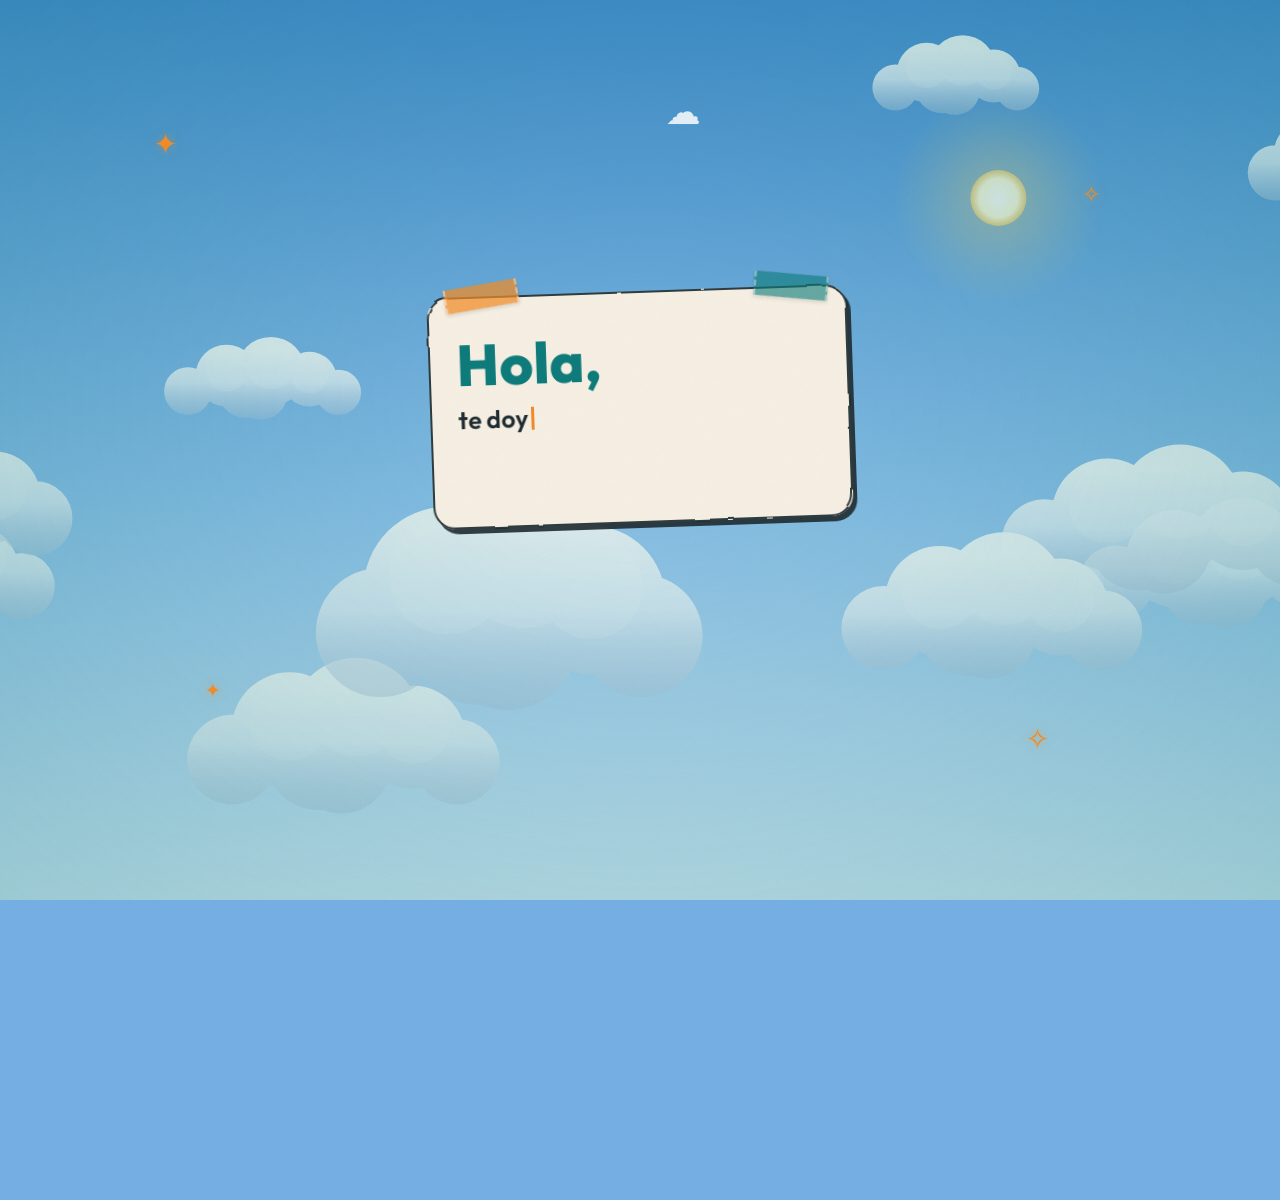
<file: index.html>
<!DOCTYPE html>
<html lang="es">

<head>
    <meta charset="UTF-8">
    <meta name="viewport" content="width=device-width, initial-scale=1.0, viewport-fit=cover">
    <meta name="theme-color" content="#0E7C7B">
    <meta name="description" content="Un rincón hecho para Lucy: juegos, sorpresas y notas.">
    <title>Hope</title>
    <link rel="preconnect" href="https://fonts.googleapis.com">
    <link rel="preconnect" href="https://fonts.gstatic.com" crossorigin>
    <link href="https://fonts.googleapis.com/css2?family=Inter:wght@400;500;600&family=Outfit:wght@500;600;700;800&display=swap" rel="stylesheet">
    <link rel="preload" as="image" href="assets/img/percy-retrato.webp">
    <link rel="stylesheet" href="assets/css/base.css">
    <link rel="stylesheet" href="assets/css/menu.css">
</head>

<body>
    <canvas id="sky-canvas" aria-hidden="true"></canvas>
    <div class="sparks" id="sparks" aria-hidden="true"></div>

    <!-- ===== Pantalla de bienvenida ===== -->
    <div class="splash" id="splash" role="dialog" aria-modal="true" aria-labelledby="splash-title">
        <div class="splash-doodles" aria-hidden="true">
            <span class="doodle d1">✦</span>
            <span class="doodle d2">✧</span>
            <span class="doodle d3">✦</span>
            <span class="doodle d4">☁</span>
            <span class="doodle d5">✧</span>
        </div>

        <div class="splash-card paper">
            <span class="tape tape-l" aria-hidden="true"></span>
            <span class="tape tape-r" aria-hidden="true"></span>
            <p class="splash-hi" id="splash-title" data-type="Hola,"></p>
            <p class="splash-msg" data-type="te doy la bienvenida de parte de Alejandro"></p>
            <svg class="splash-underline" viewBox="0 0 220 16" aria-hidden="true">
                <path d="M3 11 C 40 3, 80 15, 120 8 S 190 4, 217 9" />
            </svg>
        </div>

        <button type="button" class="btn splash-start" id="splash-start">
            Toca para empezar
            <svg viewBox="0 0 24 24" width="18" height="18" fill="none" stroke="currentColor" stroke-width="2.6" stroke-linecap="round" stroke-linejoin="round" aria-hidden="true"><path d="M5 12h14"/><path d="M13 6l6 6-6 6"/></svg>
        </button>
    </div>

    <!-- ===== Barra superior ===== -->
    <header class="nav">
        <a class="brand" href="#inicio">
            <svg class="brand-star" viewBox="0 0 24 24" fill="currentColor" aria-hidden="true"><path d="M12 1.5l2.6 7.1 7.4.3-5.8 4.6 2 7.2L12 16.6l-6.2 4.1 2-7.2L2 8.9l7.4-.3z"/></svg>
            Para Lucy
        </a>
        <nav class="nav-links" aria-label="Secciones">
            <a href="#inicio">Inicio</a>
            <a href="#opciones">Opciones</a>
            <a href="#nota">Notas</a>
        </nav>
        <div class="nav-actions">
            <button type="button" id="sky-btn" class="icon-btn" aria-label="Cambiar modo de cielo">
                <span id="sky-icon" aria-hidden="true">⛅</span>
            </button>
        </div>
    </header>

    <main class="page">
        <!-- ===== Saludo ===== -->
        <section class="intro" id="inicio">
            <p class="eyebrow reveal">Hola, Lucy <span aria-hidden="true">✦</span></p>
            <h1 class="title reveal" style="--d:80ms">¿Qué hacemos <span class="hl">hoy</span>?</h1>
            <p class="subtitle reveal" style="--d:160ms">Elige una opción. Este rincón va a ir creciendo poco a poco.</p>
        </section>

        <!-- ===== Mosaico de opciones ===== -->
        <section class="mosaic" id="opciones" aria-label="Opciones">

            <!-- Carrusel de ilustraciones -->
            <div class="tile tile-carousel paper reveal" style="--r:-1.2deg">
                <span class="tape tape-l" aria-hidden="true"></span>
                <span class="tape tape-r" aria-hidden="true"></span>
                <div class="carousel" id="carousel" aria-roledescription="carrusel" aria-label="Ilustraciones">
                    <div class="slides">
                        <figure class="slide" data-mood="romance" data-pos="50% 20%">
                            <img src="assets/img/percy-retrato.webp" alt="Ilustración de Percy Jackson" width="432" height="540">
                        </figure>
                        <figure class="slide" data-mood="energy" data-pos="50% 40%">
                            <img src="assets/img/asta-sonrisa.webp" alt="Ilustración de Asta sonriendo" width="1100" height="618" loading="lazy">
                        </figure>
                        <figure class="slide" data-mood="romance" data-pos="45% 18%">
                            <img src="assets/img/percy-annabeth.webp" alt="Ilustración de Percy y Annabeth" width="921" height="1100" loading="lazy">
                        </figure>
                        <figure class="slide" data-mood="energy" data-pos="50% 42%">
                            <img src="assets/img/asta-espadas.webp" alt="Ilustración de Asta con sus espadas" width="1100" height="1030" loading="lazy">
                        </figure>
                        <figure class="slide" data-mood="energy" data-pos="44% 30%">
                            <img src="assets/img/lluvia-traje.webp" alt="Personaje de traje bajo la lluvia" width="474" height="266" loading="lazy">
                        </figure>
                        <figure class="slide" data-mood="energy" data-pos="52% 40%">
                            <img src="assets/img/mascara.webp" alt="Personaje con máscara" width="474" height="266" loading="lazy">
                        </figure>
                    </div>

                    <div class="mood-chip" id="mood-chip" aria-live="polite">
                        <span class="mood-icon">💗</span>
                        <span class="mood-text">Lado romántico</span>
                    </div>

                    <button type="button" class="car-btn car-prev" aria-label="Imagen anterior">
                        <svg viewBox="0 0 24 24" fill="none" stroke="currentColor" stroke-width="2.8" stroke-linecap="round" stroke-linejoin="round"><path d="M15 6l-6 6 6 6"/></svg>
                    </button>
                    <button type="button" class="car-btn car-next" aria-label="Imagen siguiente">
                        <svg viewBox="0 0 24 24" fill="none" stroke="currentColor" stroke-width="2.8" stroke-linecap="round" stroke-linejoin="round"><path d="M9 6l6 6-6 6"/></svg>
                    </button>
                    <div class="burst" id="burst" aria-hidden="true"></div>
                </div>
                <div class="dots" id="dots" role="tablist" aria-label="Elegir imagen"></div>
            </div>

            <!-- Wordle 2 -->
            <a class="tile tile-wordle sketch reveal" href="wordle.html" data-go style="--d:90ms">
                <span class="tile-bg" aria-hidden="true"></span>
                <span class="chip chip-energy">⚡ Lado energía</span>
                <span class="tile-body">
                    <span class="tile-title">Wordle 2</span>
                    <span class="tile-desc">Adivina la palabra de 5 letras</span>
                </span>
                <span class="mini-board" aria-hidden="true">
                    <span>J</span><span>U</span><span>G</span><span>A</span><span>R</span>
                </span>
                <span class="tile-go" aria-hidden="true">
                    <svg viewBox="0 0 24 24" fill="none" stroke="currentColor" stroke-width="2.8" stroke-linecap="round" stroke-linejoin="round"><path d="M5 12h14"/><path d="M13 6l6 6-6 6"/></svg>
                </span>
            </a>

            <!-- Corazón -->
            <a class="tile tile-heart sketch reveal" href="corazon.html" data-go style="--d:160ms">
                <span class="floaters" aria-hidden="true"><i>♥</i><i>♥</i><i>♥</i><i>♥</i></span>
                <span class="chip chip-romance">💗 Romántico</span>
                <svg class="big-heart" viewBox="0 0 24 24" fill="currentColor" aria-hidden="true"><path d="M12 21s-7.5-4.6-10-9.3C.4 8.4 2.3 4.5 6 4.5c2.2 0 3.6 1.2 4.4 2.4.5.7 1.7.7 2.2 0 .8-1.2 2.2-2.4 4.4-2.4 3.7 0 5.6 3.9 4 7.2C19.5 16.4 12 21 12 21z"/></svg>
                <span class="tile-body">
                    <span class="tile-title">Corazón</span>
                    <span class="tile-desc">Una animación para ti</span>
                </span>
            </a>

            <!-- Bloc de notas -->
            <a class="tile tile-notes paper reveal" href="notas.html" data-go style="--d:230ms; --r:0.8deg">
                <span class="chip chip-lock">🔒 Privado</span>
                <span class="badge-new" id="badge-new" hidden>Nueva</span>
                <svg class="pencil" viewBox="0 0 64 64" aria-hidden="true">
                    <path d="M14 50l4-14 26-26 10 10-26 26z" fill="#F28C28" stroke="currentColor" stroke-width="3" stroke-linejoin="round"/>
                    <path d="M14 50l4-14 10 10z" fill="#f7d7a8" stroke="currentColor" stroke-width="3" stroke-linejoin="round"/>
                    <path d="M40 14l10 10" stroke="currentColor" stroke-width="3"/>
                </svg>
                <span class="tile-body">
                    <span class="tile-title">Bloc de notas</span>
                    <span class="tile-desc">Cosas que te escribo de poco a poco</span>
                </span>
            </a>

            <!-- Próximamente -->
            <div class="tile tile-soon reveal" style="--d:300ms">
                <span class="soon-icon" aria-hidden="true">🎁</span>
                <span class="tile-body">
                    <span class="tile-title">Próximamente</span>
                    <span class="tile-desc">Algo nuevo viene en camino…</span>
                </span>
                <span class="soon-dots" aria-hidden="true"><i></i><i></i><i></i></span>
            </div>
        </section>

        <!-- ===== Última nota ===== -->
        <section class="last-note-wrap" id="nota" aria-label="Última nota">
            <a class="postit reveal" href="notas.html" data-go id="postit" style="--r:-2deg">
                <span class="pin" aria-hidden="true"></span>
                <span class="postit-kicker">Bloc de notas</span>
                <span class="postit-title" id="postit-title">Hay una nota esperándote</span>
                <span class="postit-meta" id="postit-meta">🔒 Ábrela con tu contraseña</span>
                <span class="postit-cta">Leer
                    <svg viewBox="0 0 24 24" width="16" height="16" fill="none" stroke="currentColor" stroke-width="2.8" stroke-linecap="round" stroke-linejoin="round" aria-hidden="true"><path d="M5 12h14"/><path d="M13 6l6 6-6 6"/></svg>
                </span>
            </a>
        </section>
    </main>

    <footer class="footer">
        <p>Hecho con <span class="beat" aria-label="amor">💗</span> por Alejandro</p>
    </footer>

    <!-- Las notas se cargan siempre frescas (evita que el navegador muestre una versión vieja) -->
    <script>document.write('<script src="data/notas.js?v=' + Date.now() + '"><\/script>');</script>
    <script src="assets/js/sky.js"></script>
    <script src="assets/js/common.js"></script>
    <script src="assets/js/menu.js"></script>
</body>

</html>
</file>
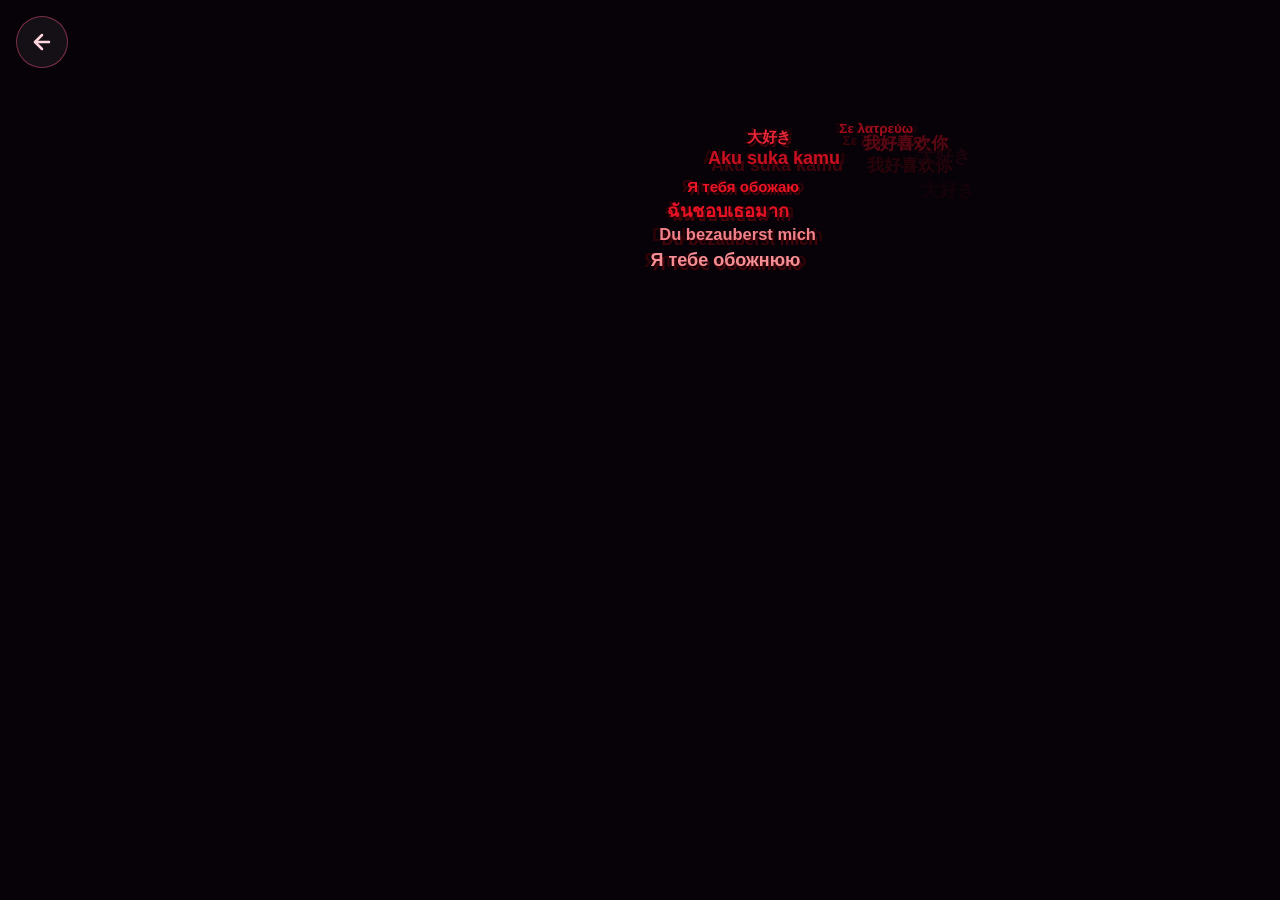
<file: corazon.html>
<!DOCTYPE html>
<html lang="es">
<head>
<meta charset="UTF-8">
<meta name="viewport" content="width=device-width, initial-scale=1.0">
<title>Para Lucy 💗</title>
<link rel="preconnect" href="https://fonts.googleapis.com">
<link rel="preconnect" href="https://fonts.gstatic.com" crossorigin>
<link href="https://fonts.googleapis.com/css2?family=Great+Vibes&display=swap" rel="stylesheet">
<style>
  * { box-sizing: border-box; margin: 0; padding: 0; }
  html, body {
    height: 100%;
    background: #060208;
    overflow: hidden;
  }
  body {
    display: flex;
    align-items: center;
    justify-content: center;
    min-height: 100dvh;
  }
  canvas { display: block; }

  .back {
    position: fixed;
    top: 16px;
    left: 16px;
    width: 52px;
    height: 52px;
    border-radius: 50%;
    display: flex;
    align-items: center;
    justify-content: center;
    background: rgba(255, 255, 255, 0.06);
    border: 1.5px solid rgba(255, 90, 130, 0.45);
    color: #ffd6e0;
    text-decoration: none;
    backdrop-filter: blur(4px);
    transition: transform 0.2s, background 0.2s, box-shadow 0.2s;
    z-index: 10;
  }
  .back:hover {
    transform: translateX(-3px);
    background: rgba(255, 90, 130, 0.15);
    box-shadow: 0 0 18px rgba(255, 60, 110, 0.45);
  }
  .back svg { width: 24px; height: 24px; }
</style>
</head>
<body>

<a class="back" href="index.html" title="Volver al menú" aria-label="Volver al menú">
  <svg viewBox="0 0 24 24" fill="none" stroke="currentColor" stroke-width="2.5" stroke-linecap="round" stroke-linejoin="round">
    <path d="M19 12H5"/><path d="M12 19l-7-7 7-7"/>
  </svg>
</a>

<canvas id="c"></canvas>

<script>
  // ===== Parámetros (igual que el original en Python) =====
  const W = 800, H = 800;
  const SC = 21, OY = 60, DURATION = 10, TICK = 16, ANIM = 42, LIFT = 34, GAP = 7;
  const SIZES = [9, 10, 11, 12];
  const PT = 4 / 3; // puntos de Tk -> píxeles
  const BG = "#060208";
  const FONT_FAMILY = 'Arial, "Segoe UI", "Noto Sans", sans-serif';

  // "Me encantas" en varios idiomas
  const PHRASES = [
    "Me encantas", "I adore you", "Sana bayılıyorum", "Me encantas",
    "Je t'adore", "Du bezauberst mich", "Ti adoro", "Eu te adoro",
    "Я тебя обожаю", "너무 좋아", "大好き", "我好喜欢你",
    "तुम मुझे बहुत पसंद हो", "Σε λατρεύω", "Ik ben gek op jou", "Me encantas",
    "Jag gillar dig", "Uwielbiam cię", "ฉันชอบเธอมาก", "Anh mê em",
    "Aku suka kamu", "Я тебе обожнюю",
  ];

  // Nombre en el centro del corazón
  const NAME = "Lucy";
  const NAME_FONT = '"Great Vibes", "Brush Script MT", "Segoe Script", cursive';
  const NAME_SIZE = 96;     // px en coordenadas lógicas (800x800)
  const NAME_BOX_W = 250;   // hueco que se deja libre de frases
  const NAME_BOX_H = 70;

  // Mensaje en blanco debajo del corazón
  const MESSAGE = "Cuando veas este corazón piensa en el código detrás ya que perdurará y quedará grabado para siempre para ti Lucía <3, puesto que es una de mis formas de expresar mi interés por ti, te ofrezco mi corazón y tu ofreceme un cachito dentro del tuyo, te juro que no ocupo mucho espacio no te preocupes :)";
  const MSG_SIZE = 11;      // mismo tamaño que las frases del corazón
  const MSG_MAX_W = 720;
  const MSG_LINE_H = 19;

  // ===== Aleatorio con semilla (como random.Random(11)) =====
  function mulberry32(a) {
    return function () {
      a |= 0; a = a + 0x6D2B79F5 | 0;
      let t = Math.imul(a ^ a >>> 15, 1 | a);
      t = t + Math.imul(t ^ t >>> 7, 61 | t) ^ t;
      return ((t ^ t >>> 14) >>> 0) / 4294967296;
    };
  }
  const rand = mulberry32(11);
  const uniform = (a, b) => a + (b - a) * rand();
  const choice = arr => arr[Math.floor(rand() * arr.length)];
  function shuffle(a) {
    for (let i = a.length - 1; i > 0; i--) {
      const j = Math.floor(rand() * (i + 1));
      [a[i], a[j]] = [a[j], a[i]];
    }
    return a;
  }

  // ===== Canvas =====
  const canvas = document.getElementById("c");
  const ctx = canvas.getContext("2d");
  let k = 1;

  function resize() {
    const css = Math.min(window.innerWidth, window.innerHeight);
    const dpr = window.devicePixelRatio || 1;
    canvas.style.width = css + "px";
    canvas.style.height = css + "px";
    canvas.width = Math.round(css * dpr);
    canvas.height = Math.round(css * dpr);
    k = (css / W) * dpr;
  }
  resize();
  window.addEventListener("resize", resize);

  const fontStr = size => `bold ${(size * PT).toFixed(2)}px ${FONT_FAMILY}`;
  function measure(text, size) {
    ctx.font = fontStr(size);
    return ctx.measureText(text).width;
  }

  // ===== Utilidades de color =====
  const clamp = v => Math.max(0, Math.min(1, v));
  const mix = (a, b, t) => a.map((p, i) => p + (b[i] - p) * t);
  const dim = (c, t) => c.map(v => v * t);
  const hx = c => `rgb(${c.map(v => Math.round(clamp(v) * 255)).join(",")})`;
  const BGC = [1, 3, 5].map(i => parseInt(BG.slice(i, i + 2), 16) / 255);
  const FLASH = [1.0, 0.78, 0.78];

  // ===== Geometría del corazón =====
  function heart(a) {
    const x = 16 * Math.sin(a) ** 3;
    const y = 13 * Math.cos(a) - 5 * Math.cos(2 * a) - 2 * Math.cos(3 * a) - Math.cos(4 * a);
    return [x * SC, y * SC + OY];
  }

  const POLY = Array.from({ length: 720 }, (_, i) => heart(2 * Math.PI * i / 720));
  const EDGES = POLY.map((p, i) => [p, POLY[(i + 1) % POLY.length]]);
  const YMAX = Math.max(...POLY.map(p => p[1]));
  const YMIN = Math.min(...POLY.map(p => p[1]));
  const CY = (YMAX + YMIN) / 2;

  function spans(y) {
    const xs = [];
    for (const [[x1, y1], [x2, y2]] of EDGES) {
      if ((y1 <= y && y < y2) || (y2 <= y && y < y1)) {
        xs.push(x1 + (y - y1) * (x2 - x1) / (y2 - y1));
      }
    }
    xs.sort((a, b) => a - b);
    const out = [];
    for (let i = 0; i + 1 < xs.length; i += 2) out.push([xs[i], xs[i + 1]]);
    return out;
  }

  function intersect(A, B) {
    const out = [];
    for (const a of A) for (const b of B) {
      const lo = Math.max(a[0], b[0]), hi = Math.min(a[1], b[1]);
      if (hi - lo > 14) out.push([lo, hi]);
    }
    return out;
  }

  // Centro visual del corazón (un poco arriba del centro geométrico)
  const LY = CY + 34;

  // Quita el intervalo [a, b] de cada tramo de una fila
  function carve(row, a, b) {
    const out = [];
    for (const [lo, hi] of row) {
      if (hi <= a || lo >= b) { out.push([lo, hi]); continue; }
      if (a - lo > 14) out.push([lo, a]);
      if (hi - b > 14) out.push([b, hi]);
    }
    return out;
  }

  const mathDist = (x, y) => Math.hypot(x / (16 * SC), (y - CY) / (14.5 * SC));

  let cycleOrder = [], cycleIdx = 0;
  function nextPhrase() {
    if (cycleIdx >= cycleOrder.length) {
      cycleOrder = shuffle(PHRASES.slice());
      cycleIdx = 0;
    }
    return cycleOrder[cycleIdx++];
  }

  // ===== Construcción de las frases dentro del corazón =====
  function build() {
    const rowH = Math.max(...SIZES.map(z => Math.round(z * PT * 1.15))) + 4;
    const half = rowH / 2;
    const placed = [];

    let y = YMAX - half;
    while (y > YMIN + half) {
      let row = intersect(spans(y + half), spans(y - half));
      if (Math.abs(y - LY) < NAME_BOX_H / 2 + half) {
        row = carve(row, -NAME_BOX_W / 2, NAME_BOX_W / 2);
      }

      for (let [lo, hi] of row) {
        lo += 4; hi -= 4;
        let cur = lo + uniform(0, 8);
        const line = [];

        while (true) {
          let fit = null;
          for (let n = 0; n < 10; n++) {
            const text = nextPhrase();
            const size = choice(SIZES);
            const w = measure(text, size);
            if (cur + w <= hi) { fit = [text, size, w]; break; }
          }
          if (!fit) break;
          const [text, size, w] = fit;
          line.push([cur + w / 2, text, size, w]);
          cur += w + GAP;
        }

        if (!line.length) continue;

        if (line.length > 1) {
          const last = line[line.length - 1];
          const left = hi - (last[0] + last[3] / 2);
          line.forEach((it, i) => { it[0] += left * i / (line.length - 1); });
        } else {
          line[0][0] = (lo + hi) / 2;
        }

        line.forEach(([x, text, size], i) => {
          const edge = i === 0 || i === line.length - 1;
          placed.push({ x, y, text, size, edge });
        });
      }
      y -= rowH;
    }

    const wine = [0.58, 0.0, 0.09], crimson = [0.90, 0.05, 0.14], blood = [0.98, 0.10, 0.16];
    for (const p of placed) {
      const rad = Math.min(1, mathDist(p.x, p.y));
      let base = mix(wine, crimson, 0.25 + 0.75 * rad);
      base = mix(base, blood, uniform(0, 0.35) + (p.edge ? 0.3 : 0));
      p.color = base.map(v => Math.min(1, v));
      p.rad = rad;
    }

    const TAU = 2 * Math.PI;
    const ang = p => ((Math.atan2(p.x, p.y - CY) % TAU) + TAU) % TAU;
    const edges = placed.filter(p => p.edge).sort((a, b) => ang(a) - ang(b));
    const inner = placed.filter(p => !p.edge);
    inner.forEach(p => { p.key = -p.rad + uniform(0, 0.08); });
    inner.sort((a, b) => a.key - b.key);
    return edges.concat(inner);
  }

  // ===== Animación =====
  const ORDER = build();
  let nextItem = 0;
  const RATE = ORDER.length / (DURATION * 1000 / TICK);
  let acc = 0, spawning = true, finished = false;
  let active = [];
  const spawned = [];

  function spawn(p) {
    const cx = W / 2 + p.x, cy = H / 2 - p.y;
    Object.assign(p, {
      cx, cy,
      font: fontStr(p.size),
      big: fontStr(p.size + 1),
      f: 0,
      dx: uniform(-10, 10),
      shadowC: BG, haloC: BG, mainC: BG,
      hx: cx, hy: cy, mx: cx, my: cy - LIFT,
    });
    spawned.push(p);
    active.push(p);
  }

  function animate(p) {
    p.f += 1;
    const u = clamp(p.f / ANIM);
    const e = 1 - (1 - u) ** 3;
    const c = p.color;
    const px = p.cx + p.dx * (1 - e);
    const py = p.cy - (1 - e) * LIFT;

    p.shadowC = hx(mix(BGC, dim(c, 0.30), e));
    p.haloC = hx(mix(BGC, dim(c, 0.20), e * e));
    p.hx = px; p.hy = py;

    const flash = 0.75 * Math.sin(Math.PI * clamp((u - 0.55) / 0.45));
    p.mainC = hx(mix(mix(BGC, c, e ** 1.5), FLASH, flash));
    p.mx = px; p.my = py;

    if (u >= 1) {
      p.hx = p.cx; p.hy = p.cy;
      p.mx = p.cx; p.my = p.cy;
      p.mainC = hx(c);
      return false;
    }
    return true;
  }

  function step() {
    if (spawning) {
      acc += RATE;
      while (acc >= 1) {
        acc -= 1;
        if (nextItem < ORDER.length) spawn(ORDER[nextItem++]);
        else { spawning = false; break; }
      }
      if (nextItem >= ORDER.length) spawning = false;
    }
    active = active.filter(animate);
    if (!spawning) nameT++;
    if (!spawning && !active.length && !finished) {
      finished = true;
      shimmer();
    }
  }

  function shimmer() {
    const p = choice(spawned);
    p.mainC = hx(mix(p.color, FLASH, 0.6));
    setTimeout(() => { p.mainC = hx(p.color); }, 260);
    setTimeout(shimmer, 140);
  }

  function draw() {
    ctx.setTransform(1, 0, 0, 1, 0, 0);
    ctx.fillStyle = BG;
    ctx.fillRect(0, 0, canvas.width, canvas.height);
    ctx.setTransform(k, 0, 0, k, 0, 0);
    ctx.textAlign = "center";
    ctx.textBaseline = "middle";
    for (const p of spawned) {
      ctx.font = p.font;
      ctx.fillStyle = p.shadowC;
      ctx.fillText(p.text, p.cx + 2, p.cy + 3);
      ctx.font = p.big;
      ctx.fillStyle = p.haloC;
      ctx.fillText(p.text, p.hx, p.hy);
      ctx.font = p.font;
      ctx.fillStyle = p.mainC;
      ctx.fillText(p.text, p.mx, p.my);
    }
    drawName();
    drawMessage();
  }

  // ===== "Lucy" en el centro: aparece al terminar y late como corazón =====
  const NAME_IN = 80; // ticks de entrada (~1.3 s)
  let nameT = 0;

  // Parte el mensaje en líneas que quepan en MSG_MAX_W
  let msgLines = null;
  function wrapMessage() {
    ctx.font = fontStr(MSG_SIZE);
    const lines = [];
    let line = "";
    for (const word of MESSAGE.split(" ")) {
      const test = line ? line + " " + word : word;
      if (ctx.measureText(test).width > MSG_MAX_W && line) {
        lines.push(line);
        line = word;
      } else {
        line = test;
      }
    }
    if (line) lines.push(line);
    return lines;
  }

  // Aparece línea por línea después de "Lucy"
  const MSG_DELAY = NAME_IN + 30;
  const MSG_LINE_IN = 45;
  function drawMessage() {
    const t = nameT - MSG_DELAY;
    if (t <= 0) return;
    if (!msgLines) msgLines = wrapMessage();
    // justo debajo de la última fila de frases
    const top = H / 2 - Math.min(...ORDER.map(p => p.y)) + 36;
    ctx.save();
    ctx.font = fontStr(MSG_SIZE);
    ctx.textAlign = "center";
    ctx.textBaseline = "middle";
    msgLines.forEach((line, i) => {
      const u = clamp((t - i * 25) / MSG_LINE_IN);
      if (u <= 0) return;
      const e = 1 - (1 - u) ** 3;
      ctx.globalAlpha = e;
      ctx.shadowColor = "rgba(255, 60, 110, 0.35)";
      ctx.shadowBlur = 8;
      ctx.fillStyle = "#ffffff";
      ctx.fillText(line, W / 2, top + i * MSG_LINE_H + (1 - e) * 8);
    });
    ctx.restore();
  }

  function heartbeat(t) {
    // dos golpes cortos y una pausa, ciclo de ~1.4 s
    const ph = (t * TICK / 1400) % 1;
    const bump = (c, w) => Math.exp(-((ph - c) ** 2) / (2 * w * w));
    return bump(0.10, 0.04) + 0.6 * bump(0.28, 0.045);
  }

  function drawName() {
    if (nameT <= 0) return;
    const u = clamp(nameT / NAME_IN);
    const e = 1 - (1 - u) ** 3;
    const beat = u >= 1 ? heartbeat(nameT - NAME_IN) : 0;
    const scale = (1.25 - 0.25 * e) * (1 + 0.05 * beat);
    const x = W / 2, y = H / 2 - LY - (1 - e) * 18;

    ctx.save();
    ctx.translate(x, y);
    ctx.scale(scale, scale);
    ctx.font = `${NAME_SIZE}px ${NAME_FONT}`;
    ctx.textAlign = "center";
    ctx.textBaseline = "middle";
    ctx.globalAlpha = e;

    // resplandor
    ctx.shadowColor = `rgba(255, 50, 100, ${0.55 + 0.35 * beat})`;
    ctx.shadowBlur = 26 + 18 * beat;
    ctx.fillStyle = hx(mix([1, 0.62, 0.72], [1, 0.9, 0.93], 0.5 + 0.5 * beat));
    ctx.fillText(NAME, 0, 0);

    // segunda pasada nítida
    ctx.shadowBlur = 0;
    ctx.fillStyle = hx(mix([1, 0.75, 0.82], [1, 1, 1], 0.35 * beat));
    ctx.fillText(NAME, 0, 0);
    ctx.restore();
  }

  let last = null, timeAcc = 0;
  function frame(now) {
    if (last === null) last = now;
    timeAcc += Math.min(now - last, 250);
    last = now;
    while (timeAcc >= TICK) {
      step();
      timeAcc -= TICK;
    }
    draw();
    requestAnimationFrame(frame);
  }

  // Espera la letra cursiva (máx. 1.5 s) y arranca
  const fontReady = document.fonts && document.fonts.load
    ? document.fonts.load(`${NAME_SIZE}px "Great Vibes"`).catch(() => {})
    : Promise.resolve();
  Promise.race([fontReady, new Promise(r => setTimeout(r, 1500))])
    .then(() => setTimeout(() => requestAnimationFrame(frame), 200));
</script>
</body>
</html>
</file>
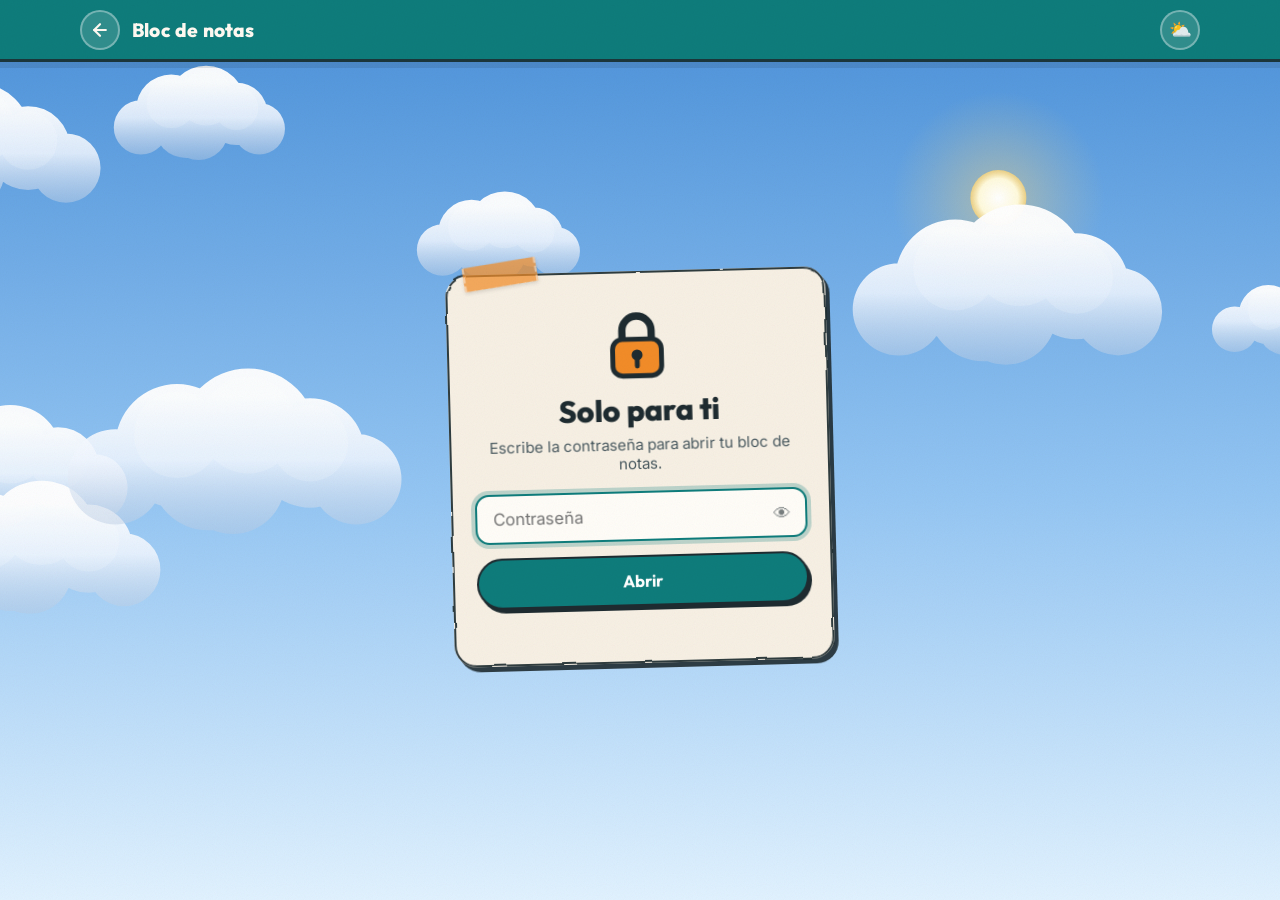
<file: notas.html>
<!DOCTYPE html>
<html lang="es">

<head>
    <meta charset="UTF-8">
    <meta name="viewport" content="width=device-width, initial-scale=1.0, viewport-fit=cover">
    <meta name="theme-color" content="#0E7C7B">
    <meta name="robots" content="noindex">
    <title>Bloc de notas</title>
    <link rel="preconnect" href="https://fonts.googleapis.com">
    <link rel="preconnect" href="https://fonts.gstatic.com" crossorigin>
    <link href="https://fonts.googleapis.com/css2?family=Inter:wght@400;500;600&family=Outfit:wght@500;600;700;800&display=swap" rel="stylesheet">
    <link rel="stylesheet" href="assets/css/base.css">
    <link rel="stylesheet" href="assets/css/notas.css">
</head>

<body>
    <canvas id="sky-canvas" aria-hidden="true"></canvas>

    <header class="nav">
        <a class="icon-btn" href="index.html" data-go aria-label="Volver al menú" title="Volver al menú">
            <svg viewBox="0 0 24 24" fill="none" stroke="currentColor" stroke-width="2.6" stroke-linecap="round" stroke-linejoin="round" aria-hidden="true"><path d="M19 12H5"/><path d="M12 19l-7-7 7-7"/></svg>
        </a>
        <span class="brand">Bloc de notas</span>
        <div class="nav-actions">
            <button type="button" class="icon-btn" id="lock-btn" aria-label="Cerrar con llave" title="Cerrar con llave" hidden>
                <svg viewBox="0 0 24 24" fill="none" stroke="currentColor" stroke-width="2.4" stroke-linecap="round" stroke-linejoin="round" aria-hidden="true"><rect x="4.5" y="10.5" width="15" height="10" rx="2.5"/><path d="M8 10.5V7.5a4 4 0 0 1 8 0v3"/></svg>
            </button>
            <button type="button" id="sky-btn" class="icon-btn" aria-label="Cambiar modo de cielo">
                <span id="sky-icon" aria-hidden="true">⛅</span>
            </button>
        </div>
    </header>

    <main class="notes-page">
        <!-- ===== Candado ===== -->
        <section class="lock-wrap" id="lock-wrap">
            <form class="lock-card paper" id="lock-form" autocomplete="off">
                <span class="tape tape-l" aria-hidden="true"></span>
                <div class="padlock" id="padlock" aria-hidden="true">
                    <svg viewBox="0 0 64 64">
                        <path class="shackle" d="M20 30V21a12 12 0 0 1 24 0v9" fill="none" stroke="currentColor" stroke-width="6" stroke-linecap="round"/>
                        <rect x="12" y="28" width="40" height="30" rx="8" fill="#F28C28" stroke="currentColor" stroke-width="4"/>
                        <circle cx="32" cy="41" r="4.5" fill="currentColor"/>
                        <path d="M32 44v6" stroke="currentColor" stroke-width="4" stroke-linecap="round"/>
                    </svg>
                </div>
                <h1 class="lock-title">Solo para ti</h1>
                <p class="lock-sub">Escribe la contraseña para abrir tu bloc de notas.</p>
                <label class="visually-hidden" for="pass">Contraseña</label>
                <div class="pass-row">
                    <input id="pass" name="pass" type="password" inputmode="text" autocapitalize="off" autocorrect="off" spellcheck="false" placeholder="Contraseña" required>
                    <button type="button" class="eye" id="eye" aria-label="Mostrar contraseña">👁</button>
                </div>
                <button class="btn btn-teal lock-submit" type="submit">Abrir</button>
                <p class="lock-msg" id="lock-msg" role="status" aria-live="polite"></p>
            </form>
        </section>

        <!-- ===== Notas ===== -->
        <section class="notes" id="notes" hidden aria-label="Notas">
            <header class="notes-head">
                <p class="notes-kicker">Para Lucy</p>
                <h1 class="notes-title">Tu bloc de notas</h1>
                <p class="notes-count" id="notes-count"></p>
            </header>
            <div class="notes-list" id="notes-list"></div>
        </section>
    </main>

    <!-- Las notas se cargan siempre frescas (evita que el navegador muestre una versión vieja) -->
    <script>document.write('<script src="data/notas.js?v=' + Date.now() + '"><\/script>');</script>
    <script src="assets/js/sky.js"></script>
    <script src="assets/js/common.js"></script>
    <script src="assets/js/notas.js"></script>
</body>

</html>
</file>
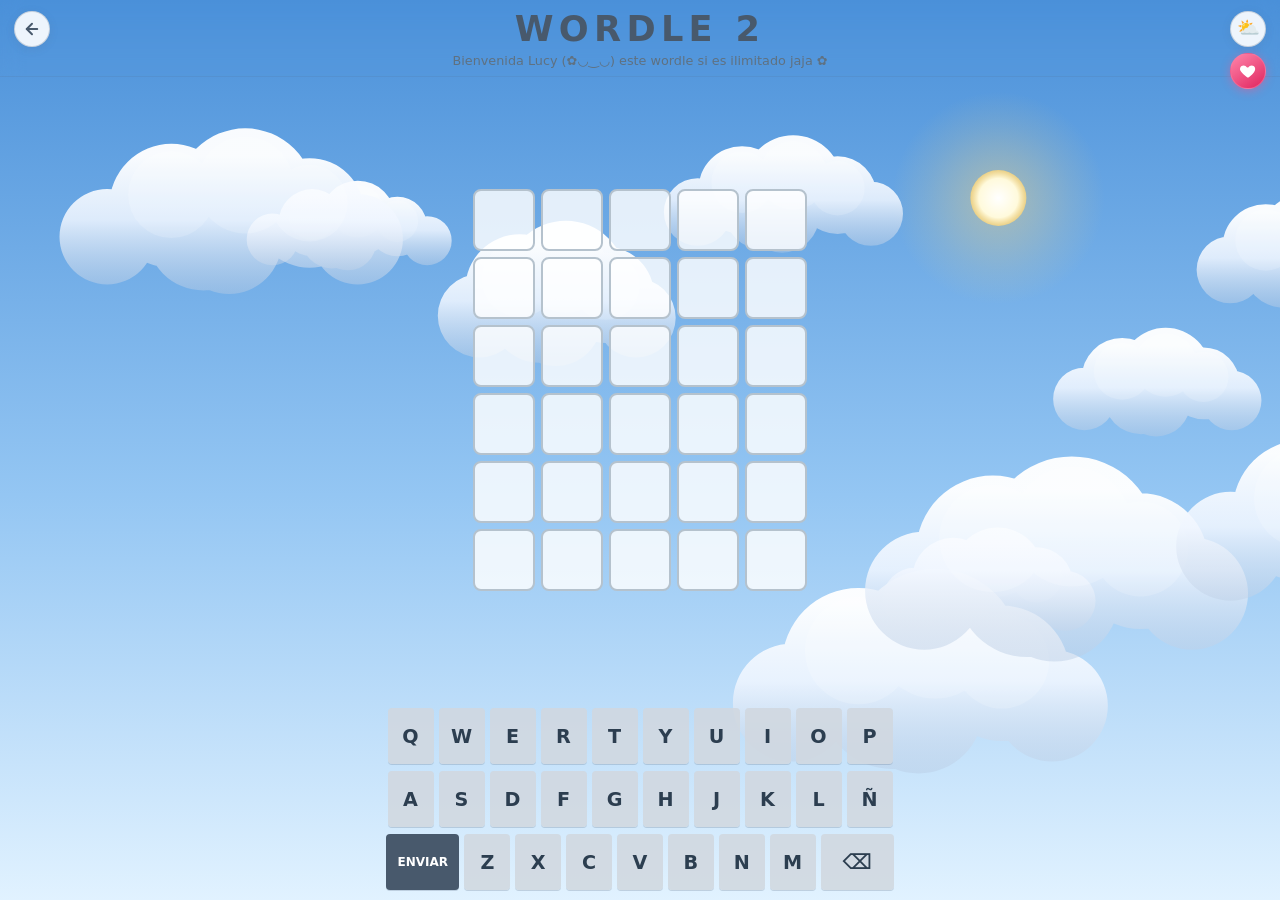
<file: wordle.html>
<!DOCTYPE html>
<html lang="es">

<head>
    <meta charset="UTF-8">
    <meta name="viewport" content="width=device-width, initial-scale=1.0, viewport-fit=cover">
    <meta name="color-scheme" content="light">
    <meta name="theme-color" content="#f0f4f8" id="meta-theme">
    <meta name="description" content="Wordle en español latino: adivina la palabra de 5 letras en 6 intentos.">
    <title>Wordle 2</title>
    <style>
        :root {
            /* Paleta cielo: día por defecto */
            --bg: #f0f4f8;
            --bg-glow: #ffffff;
            --surface: rgba(255, 255, 255, 0.9);
            --surface-solid: #ffffff;
            --text: #2c3e50;
            --heading: #48596c;
            --heading-dark: #374655;
            --muted: #5f7181;

            --correct: #6b95c0;
            /* azul cielo */
            --present: #9a86d2;
            /* lavanda */
            --absent: #7d8c97;
            /* gris nube oscuro */
            --on-state: #ffffff;
            /* texto sobre los estados */
            --sky-rgb: 107, 149, 192;
            --lavender-rgb: 154, 134, 210;
            --shadow-rgb: 90, 110, 133;

            --tile-bg: rgba(255, 255, 255, 0.82);
            --tile-border: #b5c2cd;
            --tile-text: #48596c;
            --key: rgba(209, 216, 224, 0.88);
            --key-text: #2c3e50;
            --disabled: rgba(227, 232, 238, 0.72);
            --danger: #f2b8bd;
            --danger-dark: #6b1f26;

            --radius: 8px;
            --radius-key: 4px;
            --flip-duration: 500ms;
            /* JS lo sobrescribe para mantenerse sincronizado */

            /* Alto de ventana: vh como respaldo, dvh si el navegador lo soporta */
            --vh: 100vh;
            --tile: min(62px, calc((100vw - 60px) / 5.4), calc((var(--vh) - 340px) / 6.6));
        }

        /* Tema Atardecer */
        [data-theme="sunset"] {
            --bg: #2b1731;
            --bg-glow: #4a2452;
            --surface: rgba(54, 28, 62, 0.92);
            --surface-solid: #361c3e;
            --text: #fdf2f8;
            --heading: #f9a8d4;
            --heading-dark: #fbcfe8;
            --muted: #e9d5ff;

            --tile-bg: rgba(62, 32, 72, 0.8);
            --tile-border: #8d4a94;
            --tile-text: #fdf2f8;
            --key: rgba(86, 46, 98, 0.9);
            --key-text: #fdf2f8;
            --disabled: rgba(48, 22, 56, 0.7);
            --shadow-rgb: 35, 10, 42;
        }

        /* Tema Noche */
        [data-theme="night"] {
            --bg: #090e1d;
            --bg-glow: #162444;
            --surface: rgba(18, 28, 48, 0.92);
            --surface-solid: #121c30;
            --text: #e2e8f0;
            --heading: #93c5fd;
            --heading-dark: #bfdbfe;
            --muted: #94a3b8;

            --tile-bg: rgba(22, 34, 58, 0.8);
            --tile-border: #3b4e6d;
            --tile-text: #f8fafc;
            --key: rgba(36, 54, 86, 0.9);
            --key-text: #f8fafc;
            --disabled: rgba(18, 28, 48, 0.7);
            --shadow-rgb: 0, 0, 0;
        }

        @supports (height: 100dvh) {
            :root {
                --vh: 100dvh;
            }
        }

        *,
        *::before,
        *::after {
            box-sizing: border-box;
        }

        html {
            background-color: var(--bg);
            color: var(--text);
            font-family: "Segoe UI", Tahoma, Geneva, Verdana, system-ui, sans-serif;
            -webkit-tap-highlight-color: transparent;
            overscroll-behavior: none;
            transition: color 0.4s ease, background-color 0.4s ease;
        }

        body {
            margin: 0;
            height: var(--vh);
            display: flex;
            flex-direction: column;
            overflow: hidden;
            background: transparent;
            touch-action: manipulation;
            /* evita el zoom por doble toque sin bloquear el zoom accesible */
        }

        /* Canvas de cielo dinámico con nubes */
        #sky-canvas {
            position: fixed;
            top: 0;
            left: 0;
            width: 100vw;
            height: 100vh;
            z-index: -1;
            pointer-events: none;
            transform: translateZ(0);
            will-change: transform;
        }

        button {
            font: inherit;
            cursor: pointer;
        }

        :focus-visible {
            outline: 2px solid var(--present);
            outline-offset: 2px;
        }

        .sr-only {
            position: absolute;
            width: 1px;
            height: 1px;
            overflow: hidden;
            clip-path: inset(50%);
            white-space: nowrap;
        }

        /* ---------- Encabezado ---------- */
        header {
            position: relative;
            text-align: center;
            padding: 8px 14px 8px;
            border-bottom: 1px solid rgba(var(--shadow-rgb), 0.15);
            background: rgba(var(--surface-solid, 255, 255, 255), 0.22);
            backdrop-filter: blur(10px);
            -webkit-backdrop-filter: blur(10px);
            transition: background 0.4s ease, border-color 0.4s ease;
        }

        .header-inner {
            position: relative;
            display: flex;
            align-items: center;
            justify-content: center;
            min-height: 40px;
        }

        h1 {
            margin: 0;
            font-size: clamp(1.5rem, 6vw, 2.2rem);
            letter-spacing: 0.15em;
            font-weight: 800;
            color: var(--heading);
            transition: color 0.4s ease;
        }

        .sky-btn {
            position: absolute;
            right: 0;
            top: 50%;
            transform: translateY(-50%);
            width: 36px;
            height: 36px;
            display: inline-flex;
            align-items: center;
            justify-content: center;
            padding: 0;
            border-radius: 50%;
            border: 1px solid rgba(var(--shadow-rgb), 0.25);
            background: var(--surface);
            color: var(--heading);
            backdrop-filter: blur(8px);
            -webkit-backdrop-filter: blur(8px);
            font-size: 1.15rem;
            line-height: 1;
            box-shadow: 0 2px 8px rgba(var(--shadow-rgb), 0.15);
            transition: transform 0.2s cubic-bezier(0.34, 1.56, 0.64, 1), background 0.3s ease, border-color 0.3s ease;
        }

        /* Botón para volver al menú (izquierda) */
        .menu-btn {
            position: absolute;
            left: 0;
            top: 50%;
            transform: translateY(-50%);
            width: 36px;
            height: 36px;
            display: inline-flex;
            align-items: center;
            justify-content: center;
            border-radius: 50%;
            border: 1px solid rgba(var(--shadow-rgb), 0.25);
            background: var(--surface);
            color: var(--heading);
            text-decoration: none;
            box-shadow: 0 2px 8px rgba(var(--shadow-rgb), 0.15);
            transition: transform 0.2s cubic-bezier(0.34, 1.56, 0.64, 1);
        }

        .menu-btn:hover {
            transform: translateY(-50%) translateX(-2px) scale(1.1);
        }

        .menu-btn svg {
            width: 18px;
            height: 18px;
        }

        .sky-btn:hover {
            transform: translateY(-50%) scale(1.12);
        }

        .sky-btn:active {
            transform: translateY(-50%) scale(0.92);
        }

        #plays {
            display: flex;
            justify-content: center;
            align-items: center;
            gap: 6px;
            margin-top: 4px;
            font-size: 0.8rem;
            color: var(--muted);
            transition: color 0.4s ease;
        }

        .dot {
            width: 10px;
            height: 10px;
            border-radius: 50%;
            border: 2px solid var(--correct);
            opacity: 0.6;
        }

        .dot.on {
            background: var(--correct);
            opacity: 1;
            box-shadow: 0 0 6px rgba(var(--sky-rgb), 0.5);
        }

        .subtitle {
            margin: 4px 0 0;
            font-size: 0.85rem;
            font-style: italic;
            color: var(--muted);
            transition: color 0.4s ease;
        }

        /* ---------- Tablero ---------- */
        main {
            flex: 1;
            display: grid;
            place-items: center;
            padding: 10px;
            min-height: 0;
        }

        .board {
            display: grid;
            gap: 6px;
        }

        .row {
            display: grid;
            grid-template-columns: repeat(5, var(--tile));
            gap: 6px;
        }

        .row.shake {
            animation: shake 450ms;
        }

        .tile {
            height: var(--tile);
            border: 2px solid var(--tile-border);
            border-radius: var(--radius);
            display: grid;
            place-items: center;
            font-size: calc(var(--tile) * 0.55);
            font-weight: 800;
            user-select: none;
            background: var(--tile-bg);
            color: var(--tile-text);
            transition: background-color 300ms, border-color 300ms, color 300ms;
        }

        .tile.filled {
            border-color: var(--correct);
            box-shadow: 0 2px 8px rgba(var(--sky-rgb), 0.2);
            animation: pop 100ms;
        }

        .tile.flip {
            animation: flip var(--flip-duration) ease;
        }

        /* Estados: misma especificidad que .tile.filled y declarados después, sin !important */
        .tile.correct,
        .tile.present,
        .tile.absent {
            color: var(--on-state);
            border-color: transparent;
            box-shadow: 0 2px 6px rgba(var(--shadow-rgb), 0.18);
        }

        .tile.correct {
            background: var(--correct);
        }

        .tile.present {
            background: var(--present);
        }

        .tile.absent {
            background: var(--absent);
            box-shadow: none;
        }

        @keyframes pop {
            50% {
                transform: scale(1.12);
            }
        }

        @keyframes flip {
            50% {
                transform: rotateX(90deg);
            }
        }

        @keyframes shake {

            10%,
            90% {
                transform: translateX(-2px);
            }

            20%,
            80% {
                transform: translateX(4px);
            }

            30%,
            50%,
            70% {
                transform: translateX(-6px);
            }

            40%,
            60% {
                transform: translateX(6px);
            }
        }

        /* ---------- Teclado ---------- */
        #keyboard {
            width: 100%;
            max-width: 520px;
            margin: 0 auto;
            padding: 6px 6px calc(10px + env(safe-area-inset-bottom));
            display: flex;
            flex-direction: column;
            gap: 7px;
        }

        .kb-row {
            display: flex;
            justify-content: center;
            gap: 5px;
        }

        .key {
            flex: 1 1 0;
            max-width: 46px;
            height: 56px;
            padding: 0;
            border: none;
            border-radius: var(--radius-key);
            background: var(--key);
            color: var(--key-text);
            font-size: 1.2rem;
            /* ≥ 18.66px en negrita = "texto grande" WCAG */
            font-weight: 700;
            user-select: none;
            box-shadow: 0 1px 0 rgba(var(--shadow-rgb), 0.25);
            transition: background-color 200ms, color 200ms, transform 50ms;
        }

        .key:active {
            transform: scale(0.95);
        }

        .key.wide {
            flex-grow: 1.6;
            max-width: 74px;
            font-size: 0.75rem;
        }

        .key.backspace {
            font-size: 1.3rem;
        }

        .key.enter {
            background: var(--heading);
            color: var(--on-state);
        }

        /* ---------- Botón corazón (debajo del botón del cielo) ---------- */
        .heart-btn {
            position: absolute;
            right: 0;
            top: calc(50% + 24px);
            width: 36px;
            height: 36px;
            display: inline-flex;
            align-items: center;
            justify-content: center;
            border-radius: 50%;
            border: 1px solid rgba(255, 120, 160, 0.55);
            background: linear-gradient(145deg, #ff86ab, #e0245e);
            color: #fff;
            text-decoration: none;
            box-shadow: 0 2px 10px rgba(255, 80, 130, 0.45);
            animation: latido 1.6s ease-in-out infinite;
            -webkit-tap-highlight-color: transparent;
            z-index: 2;
        }

        /* En pantallas angostas, que el texto no quede debajo del corazón */
        @media (max-width: 520px) {
            #plays {
                padding: 0 44px;
            }
        }

        .heart-btn:hover {
            filter: brightness(1.1);
        }

        .heart-btn svg {
            width: 18px;
            height: 18px;
        }

        @keyframes latido {
            0%, 100% { transform: scale(1); }
            15% { transform: scale(1.08); }
            30% { transform: scale(1); }
            45% { transform: scale(1.05); }
        }

        .key.correct,
        .key.present,
        .key.absent {
            color: var(--on-state);
        }

        .key.correct {
            background: var(--correct);
        }

        .key.present {
            background: var(--present);
        }

        .key.absent {
            background: var(--absent);
        }

        /* ---------- Mensajes ---------- */
        #toast {
            position: fixed;
            top: 90px;
            left: 50%;
            transform: translateX(-50%);
            width: max-content;
            max-width: calc(100vw - 32px);
            text-align: center;
            background: var(--heading);
            color: var(--on-state);
            font-weight: 700;
            padding: 10px 16px;
            border-radius: var(--radius);
            opacity: 0;
            pointer-events: none;
            transition: opacity 250ms;
            z-index: 50;
            box-shadow: 0 6px 20px rgba(var(--shadow-rgb), 0.3);
        }

        #toast.show {
            opacity: 1;
        }

        /* ---------- Cuadro final / Ventana emergente (Overlay) ---------- */
        #overlay {
            position: fixed;
            inset: 0;
            background: rgba(var(--shadow-rgb), 0.55);
            backdrop-filter: blur(5px);
            -webkit-backdrop-filter: blur(5px);
            display: flex;
            align-items: center;
            justify-content: center;
            z-index: 100;
            padding: 16px;
            opacity: 0;
            pointer-events: none;
            transition: opacity 250ms ease;
        }

        #overlay.show {
            opacity: 1;
            pointer-events: auto;
        }

        .modal {
            position: relative;
            width: calc(100% - 32px);
            max-width: 350px;
            padding: 32px 24px 26px;
            border: 1px solid var(--tile-border);
            border-radius: 20px;
            background: var(--surface);
            backdrop-filter: blur(16px);
            -webkit-backdrop-filter: blur(16px);
            color: var(--text);
            text-align: center;
            box-shadow: 0 16px 48px rgba(var(--shadow-rgb), 0.35);
            display: flex;
            flex-direction: column;
            align-items: center;
            gap: 12px;
            transform: scale(0.9);
            transition: transform 250ms cubic-bezier(0.34, 1.56, 0.64, 1), background-color 400ms, border-color 400ms, color 400ms;
        }

        #overlay.show .modal {
            transform: scale(1);
        }

        /* Tachita para cerrar la mini ventana */
        .modal-close {
            position: absolute;
            top: 14px;
            right: 14px;
            width: 34px;
            height: 34px;
            display: inline-flex;
            align-items: center;
            justify-content: center;
            border-radius: 50%;
            border: 1px solid rgba(var(--shadow-rgb), 0.2);
            background: rgba(var(--surface-solid, 255, 255, 255), 0.4);
            color: var(--heading);
            font-size: 1.15rem;
            font-weight: 700;
            line-height: 1;
            padding: 0;
            cursor: pointer;
            transition: transform 0.15s ease, background-color 0.2s ease, color 0.2s ease;
        }

        .modal-close:hover {
            transform: scale(1.15);
            background: rgba(var(--shadow-rgb), 0.18);
            color: var(--heading-dark);
        }

        .modal-close:active {
            transform: scale(0.9);
        }

        .modal h2 {
            margin: 0;
            font-size: 1.7rem;
            color: var(--heading);
            font-weight: 800;
        }

        .modal p {
            margin: 0;
            color: var(--muted);
            font-size: 0.95rem;
            line-height: 1.4;
        }

        .modal #countdown {
            color: var(--heading);
            font-weight: 600;
            min-height: 1.2em;
            font-size: 0.9rem;
        }

        .word-pill {
            display: inline-block;
            padding: 8px 18px;
            border-radius: 999px;
            font-weight: 800;
            letter-spacing: 0.2em;
            font-size: 1.3rem;
            margin: 4px 0;
        }

        .word-pill.ok {
            background: var(--correct);
            color: var(--on-state);
            box-shadow: 0 2px 10px rgba(var(--sky-rgb), 0.35);
        }

        .word-pill.ko {
            background: var(--danger);
            color: var(--danger-dark);
            box-shadow: 0 2px 10px rgba(242, 184, 189, 0.35);
        }

        .modal-actions {
            display: flex;
            flex-wrap: wrap;
            justify-content: center;
            gap: 10px;
            margin-top: 6px;
        }

        .modal button {
            background: var(--heading);
            color: var(--on-state);
            border: 2px solid transparent;
            border-radius: 10px;
            padding: 10px 20px;
            font-weight: 800;
        }

        .modal button:hover {
            background: var(--heading-dark);
        }

        .modal button.btn-secondary {
            background: transparent;
            color: var(--heading);
            border-color: var(--tile-border);
        }

        .modal button.btn-secondary:hover {
            background: rgba(var(--lavender-rgb), 0.12);
            border-color: var(--present);
        }

        .modal button:disabled {
            background: var(--disabled);
            color: var(--heading-dark);
            border: 2px dashed var(--tile-border);
            cursor: not-allowed;
        }

        @media (max-width: 400px) {
            .kb-row {
                gap: 4px;
            }

            .key {
                height: 50px;
            }

            .key.wide:not(.backspace) {
                font-size: 0.65rem;
            }
        }

        @media (max-height: 620px) {
            .key {
                height: 42px;
            }
        }

        @media (prefers-reduced-motion: reduce) {

            *,
            *::before,
            *::after {
                animation-duration: 1ms !important;
                transition-duration: 1ms !important;
            }
        }
    </style>
</head>

<body>
    <canvas id="sky-canvas" aria-hidden="true"></canvas>

    <header>
        <div class="header-inner">
            <a href="index.html" class="menu-btn" aria-label="Volver al menú" title="Volver al menú">
                <svg viewBox="0 0 24 24" fill="none" stroke="currentColor" stroke-width="2.6" stroke-linecap="round" stroke-linejoin="round" aria-hidden="true"><path d="M19 12H5"/><path d="M12 19l-7-7 7-7"/></svg>
            </a>
            <h1>WORDLE 2</h1>
            <button type="button" id="sky-btn" class="sky-btn" aria-label="Cambiar modo de cielo"
                title="Cielo dinámico (Día / Atardecer / Noche / Automático)">
                <span id="sky-icon" aria-hidden="true">☀️</span>
            </button>
            <a href="corazon.html" class="heart-btn" aria-label="Una sorpresa" title="Una sorpresa 💗">
                <svg viewBox="0 0 24 24" fill="currentColor" aria-hidden="true"><path d="M12 21s-7.5-4.6-10-9.3C.4 8.4 2.3 4.5 6 4.5c2.2 0 3.6 1.2 4.4 2.4.5.7 1.7.7 2.2 0 .8-1.2 2.2-2.4 4.4-2.4 3.7 0 5.6 3.9 4 7.2C19.5 16.4 12 21 12 21z"/></svg>
            </a>
        </div>
        <div id="plays" aria-live="polite"></div>
        <!--<p class="subtitle">Así es, Lucia: este Wordle sí tiene más de un intento</p>-->
    </header>

    <main>
        <div class="board" id="board" role="group" aria-label="Tablero de intentos"></div>
    </main>

    <div id="keyboard" role="group" aria-label="Teclado"></div>
    <div id="toast" role="status" aria-live="polite"></div>
    <div id="sr-status" class="sr-only" aria-live="polite"></div>

    <div id="overlay" role="dialog" aria-modal="true" aria-labelledby="result-title" aria-describedby="result-text">
        <div class="modal">
            <button type="button" id="modal-close" class="modal-close" aria-label="Cerrar ventana" title="Cerrar">✕</button>
            <h2 id="result-title"></h2>
            <p id="result-text"></p>
            <span class="word-pill" id="result-word"></span>
            <p id="countdown"></p>
            <div class="modal-actions">
                <button type="button" id="restart">Jugar de nuevo</button>
            </div>
        </div>
    </div>

    <script type="module">
        // ================== Configuración ==================
        const WORD_LENGTH = 5;
        const MAX_ATTEMPTS = 6;
        const WORD_RE = new RegExp(`^[A-ZÑ]{${WORD_LENGTH}}$`);
        const LETTER_RE = /^[A-ZÑ]$/;

        const REDUCED_MOTION = matchMedia("(prefers-reduced-motion: reduce)").matches;
        const FLIP_STAGGER = REDUCED_MOTION ? 0 : 250;   // retraso entre fichas
        const FLIP_DURATION = REDUCED_MOTION ? 0 : 500;  // debe coincidir con --flip-duration
        const RESULT_DELAY = REDUCED_MOTION ? 0 : 400;
        document.documentElement.style.setProperty("--flip-duration", `${FLIP_DURATION}ms`);

        // Límite de partidas.
        // false = modo prueba: partidas ilimitadas, sin tiempo de espera.
        // true  = máximo MAX_PLAYS partidas cada 24 horas.
        const LIMIT_ENABLED = false;
        const MAX_PLAYS = 2;
        const WINDOW_MS = 24 * 60 * 60 * 1000;
        const STORAGE_KEY = "wordle-latino-partidas";
        const HISTORY_KEY = "wordle-latino-historial";

        // ================== Diccionario ==================
        // Español latinoamericano, sin tildes (excepto la Ñ). Ordenadas alfabéticamente.
        // Palabras que pueden salir como secreta (también se aceptan como intento).
        const SECRET_WORDS = cleanWords([
            "ABEJA", "ABRIL", "ACTOR", "AGUJA", "ALDEA", "AMIGO", "ANCLA", "ANGEL", "ARAÑA", "ARBOL",
            "ARENA", "AREPA", "ARETE", "ARROZ", "ASADO", "ATAJO", "AVENA", "AVION", "AYUDA", "BAILE",
            "BALDE", "BALON", "BANCO", "BARBA", "BARCO", "BARRO", "BESOS", "BLUSA", "BOLSA", "BOLSO",
            "BOMBA", "BORDE", "BOTAS", "BOTON", "BRAZO", "BRISA", "BROMA", "BRUJA", "BUHOS", "BURRO",
            "BUZON", "CABLE", "CABRA", "CACAO", "CAJON", "CALDO", "CALLE", "CALOR", "CAMPO", "CANAL",
            "CANOA", "CANTO", "CARNE", "CARPA", "CARRO", "CARTA", "CASCO", "CEBRA", "CEDRO", "CEJAS",
            "CERDO", "CERRO", "CESTA", "CHILE", "CHIVO", "CHOZA", "CIELO", "CINCO", "CINTA", "CIRCO",
            "CLAVE", "CLIMA", "COBRE", "COCOS", "CODOS", "COFRE", "COJIN", "COLOR", "CORAL", "CORTE",
            "COSTA", "CREMA", "CUATE", "CUERO", "CUEVA", "DANZA", "DARDO", "DATIL", "DEDOS", "DISCO",
            "DOLAR", "DRAMA", "DUCHA", "DULCE", "DUNAS", "ELOTE", "ENANO", "ENERO", "ERIZO", "FALDA",
            "FAROL", "FECHA", "FERIA", "FINCA", "FLACO", "FOCAS", "FOCOS", "FRENO", "FRESA", "FRUTA",
            "FUEGO", "GALLO", "GANSO", "GARZA", "GATOS", "GENTE", "GLOBO", "GORRA", "GORRO", "GRANO",
            "GRUPO", "GRUTA", "GUISO", "GUSTO", "HABAS", "HACHA", "HEROE", "HIELO", "HIENA", "HIGOS",
            "HOGAR", "HOJAS", "HONGO", "HORNO", "HOTEL", "HUESO", "HUEVO", "HUMOR", "ISLAS", "JABON",
            "JAMON", "JARRA", "JAULA", "JOVEN", "JOYAS", "JUEGO", "JUGOS", "JULIO", "JUNIO", "KOALA",
            "LANZA", "LAPIZ", "LECHE", "LEONA", "LIBRA", "LIBRO", "LICOR", "LIMON", "LINDO", "LIRIO",
            "LLAMA", "LLAVE", "LOBOS", "LOROS", "LUCHA", "LUNAR", "MADRE", "MAGIA", "MALTA", "MANGO",
            "MANOS", "MANTA", "MAPAS", "MARCO", "MAREA", "MARZO", "MATES", "MELON", "MENTA", "METRO",
            "MIEDO", "MILLA", "MONJA", "MONOS", "MONTE", "MORAS", "MORSA", "MOSCA", "MOTOR", "MUJER",
            "MULAS", "MUNDO", "MURAL", "MUSEO", "MUSGO", "MUSLO", "NARIZ", "NIDOS", "NIETO", "NIEVE",
            "NOCHE", "NOPAL", "NORTE", "NOVIA", "NUBES", "NUEVE", "OLIVA", "OLIVO", "OREJA", "OSTRA",
            "OTOÑO", "OVEJA", "PADRE", "PALMA", "PALTA", "PAMPA", "PANDA", "PAÑAL", "PAPAS", "PAPEL",
            "PATIO", "PATOS", "PAVOS", "PECES", "PEINE", "PERAS", "PERLA", "PERRO", "PESAS", "PIANO",
            "PINOS", "PIÑAS", "PISCO", "PIZZA", "PLATA", "PLATO", "PLAYA", "PLAZA", "PLUMA", "POEMA",
            "POETA", "POLLO", "POTRO", "PRADO", "PRIMO", "PULPO", "PUMAS", "PUNTA", "QUESO", "RADIO",
            "RAMAS", "RANAS", "RATON", "RAYOS", "REINA", "RELOJ", "REMOS", "RIÑON", "RISAS", "ROBLE",
            "ROBOT", "ROCAS", "RODEO", "ROSAS", "RUBIO", "RUEDA", "SABIO", "SABOR", "SALON", "SALSA",
            "SAMBA", "SAPOS", "SAUCE", "SELLO", "SELVA", "SIETE", "SILLA", "SOPAS", "SUEÑO", "SUSTO",
            "TACOS", "TALLO", "TAMAL", "TANGO", "TAPIZ", "TARDE", "TECHO", "TECLA", "TELAS", "TENIS",
            "TIGRE", "TIZAS", "TOROS", "TORRE", "TORTA", "TRAJE", "TRAPO", "TRECE", "TRIBU", "TRIGO",
            "TUCAN", "TUNEL", "VACAS", "VAGON", "VALLE", "VASOS", "VELAS", "VERDE", "VIAJE", "VINOS",
            "VIRUS", "VOCES", "VUELO", "YATES", "YEGUA", "YEMAS", "YUCAS", "ZANJA", "ZORRO"
        ]);

        // Palabras aceptadas solo como intento.
        const GUESS_ONLY_WORDS = cleanWords([
            "ABONO", "ABRIR", "ACASO", "ACERA", "ACERO", "ACIDO", "ADIOS", "ADOBE", "AGRIO", "AGUAS",
            "AHORA", "AIRES", "AJENO", "ALAMO", "ALBUM", "ALETA", "ALGAS", "ALGUN", "ALIAS", "ALMAS",
            "ALTAR", "ALTOS", "ALZAR", "AMADO", "AMBAR", "AMBOS", "AMIGA", "ANCHO", "ANDAR", "ANEXO",
            "ANIMO", "ANTES", "ANTRO", "AÑEJO", "APODO", "APOYO", "ARCOS", "ARDER", "ARDOR", "ARMAR",
            "ARMAS", "AROMA", "ARPON", "ASILO", "ASTRO", "ATLAS", "ATRAS", "ATROZ", "AULAS", "AUTOS",
            "AVISO", "BAHIA", "BAJAR", "BAJOS", "BALAS", "BALSA", "BANDA", "BAÑAR", "BAÑOS", "BARES",
            "BARRA", "BASES", "BASTA", "BATAS", "BEBER", "BEBES", "BECAS", "BELLO", "BESAR", "BICHO",
            "BOCAS", "BODAS", "BOLAS", "BOTES", "BRAVO", "BUENO", "BUFON", "BURLA", "BUSCA", "BUSTO",
            "CABOS", "CAFES", "CAIDA", "CAJAS", "CALMA", "CALVO", "CAMAS", "CANAS", "CAÑON", "CAPAZ",
            "CARAS", "CARGA", "CASAS", "CAUSA", "CAZAR", "CELDA", "CELOS", "CENAR", "CERCA", "CERCO",
            "CHAMO", "CHAVO", "CHELA", "CHICA", "CHICO", "CICLO", "CIEGO", "CIFRA", "CITAS", "CLARO",
            "CLASE", "CLAVO", "COCER", "COLAS", "COLMO", "COMER", "COMUN", "CONOS", "COPAS", "COPIA",
            "CORTO", "COSAS", "COSER", "CREER", "CRUCE", "CRUDO", "CULPA", "CULTO", "CUOTA", "CURAR",
            "CURVA", "DADOS", "DAMAS", "DATOS", "DEBER", "DEBIL", "DECIR", "DEJAR", "DENSO", "DESDE",
            "DICHA", "DIETA", "DIGNO", "DIOSA", "DOBLE", "DOLOR", "DONDE", "DORSO", "DOSIS", "DUDAS",
            "DUELO", "DUEÑO", "DURAR", "ENOJO", "ENTRE", "ENVIO", "EPOCA", "ERROR", "ESPIA", "ESTAR",
            "ETAPA", "ETICA", "EXITO", "EXTRA", "FALLA", "FALSO", "FALTA", "FARSA", "FATAL", "FAVOR",
            "FELIZ", "FEROZ", "FIBRA", "FICHA", "FIERA", "FIJAR", "FILAS", "FINAL", "FIRMA", "FLOJO",
            "FLORA", "FLOTA", "FLUJO", "FOBIA", "FONDO", "FORMA", "FOTOS", "FRASE", "FRIOS", "FUERA",
            "FUGAZ", "FUMAR", "FUNDA", "FUSIL", "GALAN", "GANAR", "GANAS", "GARRA", "GASES", "GASTO",
            "GEMAS", "GENIO", "GIRAR", "GIROS", "GOLES", "GOLPE", "GOMAS", "GORDO", "GOTAS", "GOZAR",
            "GRADO", "GRAMO", "GRASA", "GRAVE", "GRITO", "GUAPO", "GUIAR", "GUIAS", "GUION", "HABER",
            "HABIL", "HACER", "HACIA", "HARTO", "HEBRA", "HECHO", "HELAR", "HIJOS", "HILOS", "HIMNO",
            "HONDO", "HONOR", "HORAS", "HUECO", "HUMOS", "HURTO", "IDEAL", "IDEAS", "IDOLO", "IGUAL",
            "IMPAR", "JALAR", "JAMAS", "JEFES", "JERGA", "JUGAR", "JUNTA", "JUNTO", "JURAR", "JUSTO",
            "LABIO", "LABOR", "LACIO", "LADOS", "LAGOS", "LANAS", "LAPSO", "LARGO", "LATAS", "LAVAR",
            "LAZOS", "LEGAL", "LEGUA", "LEJOS", "LEMAS", "LENTE", "LENTO", "LETRA", "LIBRE", "LIDER",
            "LIGAR", "LINDA", "LINEA", "LISTA", "LISTO", "LLAGA", "LLANO", "LLENO", "LOCAL", "LOCOS",
            "LOGRO", "LOMAS", "LOTES", "LUCES", "LUGAR", "LUJOS", "LUNES", "MACHO", "MAGOS", "MALLA",
            "MALOS", "MAMAS", "MAMBO", "MANDO", "MANIA", "MARCA", "MARES", "MASAS", "MATAR", "MAYOR",
            "MECER", "MEDIA", "MEDIO", "MEDIR", "MEJOR", "MENOR", "MENOS", "MENTE", "MESAS", "METAL",
            "MICRO", "MIMOS", "MINAS", "MIRAR", "MISAS", "MISMO", "MITAD", "MIXTO", "MOCOS", "MODAS",
            "MOLDE", "MOLER", "MORAL", "MORIR", "MOTEL", "MOVER", "MUCHO", "MUDAR", "MUDOS", "MUELA",
            "MULTA", "MUROS", "MUTUO", "NABOS", "NACER", "NADAR", "NADIE", "NAFTA", "NAIPE", "NALGA",
            "NAVES", "NECIO", "NEGAR", "NEGRO", "NIETA", "NINFA", "NIÑAS", "NIÑOS", "NIVEL", "NOBLE",
            "NORMA", "NOTAS", "NOVIO", "NUDOS", "NUERA", "NUEVO", "NUNCA", "OBESO", "OBRAS", "OBVIO",
            "OCASO", "ODIAR", "OESTE", "OJALA", "OLLAS", "ONDAS", "OPACO", "OPERA", "ORDEN", "OSADO",
            "OSITO", "OVALO", "PACTO", "PAGAR", "PAGOS", "PALCO", "PALOS", "PANAL", "PANEL", "PANZA",
            "PAÑOS", "PARAR", "PARED", "PARTE", "PASAR", "PASEO", "PASOS", "PASTA", "PASTO", "PATAS",
            "PATIN", "PAUSA", "PECAR", "PECHO", "PEDAL", "PEDIR", "PEGAR", "PELAR", "PELEA", "PELOS",
            "PENAS", "PEÑAS", "PESAR", "PESCA", "PESOS", "PIBES", "PICAR", "PICOS", "PIEZA", "PILAS",
            "PINTA", "PINZA", "PIPAS", "PISAR", "PISOS", "PISTA", "PLACA", "PLAGA", "PLANO", "PLAZO",
            "PLENO", "PLOMO", "POBRE", "POCOS", "PODER", "POLAR", "POLEA", "POLOS", "POLVO", "POMPA",
            "PONER", "POROS", "POSTE", "POZOS", "PRESA", "PRESO", "PRIMA", "PRISA", "PROSA", "PUNTO",
            "PUÑAL", "PUROS", "QUEJA", "QUIEN", "RABIA", "RACHA", "RADAR", "RAROS", "RASGO", "RATAS",
            "RAYAS", "RAZON", "RECTO", "REDES", "REGAR", "REGLA", "REINO", "REMAR", "RENTA", "RESTO",
            "REYES", "REZAR", "RICOS", "RIEGO", "RIFAS", "RIFLE", "RIGOR", "RIMAS", "RITMO", "ROBAR",
            "RODAR", "ROJOS", "ROLLO", "RONCO", "ROPAS", "ROSCA", "RUGIR", "RUIDO", "RUINA", "RUMBO",
            "RUMOR", "RUTAS", "SABER", "SABLE", "SACAR", "SACOS", "SALAS", "SALIR", "SALTO", "SALUD",
            "SALVO", "SANAR", "SANTO", "SECAR", "SECTA", "SEDAS", "SEGUN", "SENDA", "SEÑAL", "SEÑAS",
            "SEÑOR", "SERES", "SERIE", "SERIO", "SIGLO", "SIGNO", "SITIO", "SOBRA", "SOBRE", "SOCIO",
            "SOFAS", "SOGAS", "SOLAR", "SOLOS", "SONAR", "SONDA", "SOÑAR", "SORDO", "SUAVE", "SUBIR",
            "SUCIO", "SUDAR", "SUDOR", "SUELO", "SUMAR", "SURCO", "TABLA", "TACTO", "TALLA", "TANTO",
            "TAPAS", "TAPON", "TAREA", "TARRO", "TAXIS", "TAZAS", "TEJER", "TEMAS", "TEMOR", "TENAZ",
            "TENER", "TERCO", "TEXTO", "TIBIO", "TILDE", "TIMON", "TINTA", "TIRAR", "TOCAR", "TOMAR",
            "TONOS", "TONTO", "TOPOS", "TORPE", "TOSER", "TOTAL", "TRAER", "TRAGO", "TRAMA", "TRAMO",
            "TRATO", "TROPA", "TROZO", "TRUCO", "TUBOS", "TUMBA", "TURNO", "UNICO", "UNIDO", "UNION",
            "UNTAR", "USADO", "USUAL", "VACIO", "VAGOS", "VAINA", "VALLA", "VALOR", "VAPOR", "VECES",
            "VEJEZ", "VELOZ", "VENAS", "VENDA", "VENIR", "VENTA", "VERBO", "VERSO", "VIDAS", "VIEJO",
            "VIGOR", "VILLA", "VISTA", "VIUDA", "VIVIR", "VIVOS", "VOCAL", "VOLAR", "VOTAR", "YERBA",
            "YERNO", "ZONAS", "ZURDA", "ZURDO"
        ]);

        const SECRET_SET = new Set(SECRET_WORDS);
        const VALID_WORDS = new Set([...SECRET_WORDS, ...GUESS_ONLY_WORDS]);

        // Cuántas palabras recientes se recuerdan para no repetirlas
        const HISTORY_SIZE = Math.max(1, Math.min(100, SECRET_WORDS.length - 1));

        const KEY_ROWS = [
            ["Q", "W", "E", "R", "T", "Y", "U", "I", "O", "P"],
            ["A", "S", "D", "F", "G", "H", "J", "K", "L", "Ñ"],
            ["ENTER", "Z", "X", "C", "V", "B", "N", "M", "BORRAR"]
        ];
        const SPECIAL_KEYS = {
            ENTER: { text: "ENVIAR", label: "Enviar palabra", className: "wide enter" },
            BORRAR: { text: "⌫", label: "Borrar letra", className: "wide backspace" }
        };
        const STATE_RANK = { absent: 1, present: 2, correct: 3 };
        const STATE_LABEL = { absent: "no está", present: "en otra posición", correct: "correcta" };
        const STATE_CLASSES = Object.keys(STATE_RANK);

        // Convierte vocales con tilde o diéresis a su forma simple (la Ñ se conserva)
        const ACCENTS = { "Á": "A", "É": "E", "Í": "I", "Ó": "O", "Ú": "U", "Ü": "U" };

        // Deduplica y descarta (avisando) cualquier palabra mal escrita en las listas
        function cleanWords(list) {
            const words = new Set();
            for (const w of list) {
                if (WORD_RE.test(w)) words.add(w);
                else console.warn(`Palabra ignorada (formato inválido): "${w}"`);
            }
            return [...words];
        }

        // ================== Elementos ==================
        const $ = id => document.getElementById(id);
        const boardEl = $("board");
        const keyboardEl = $("keyboard");
        const toastEl = $("toast");
        const srStatusEl = $("sr-status");
        const playsEl = $("plays");
        const overlayEl = $("overlay");
        const modalCloseBtn = $("modal-close");
        const titleEl = $("result-title");
        const textEl = $("result-text");
        const pillEl = $("result-word");
        const countdownEl = $("countdown");
        const restartBtn = $("restart");
        const skyCanvas = $("sky-canvas");
        const skyBtn = $("sky-btn");
        const skyIcon = $("sky-icon");
        const metaThemeEl = $("meta-theme");

        // ================== Estado ==================
        const state = {
            secret: "",
            row: 0,
            guess: "",
            over: false,
            busy: false,
            started: false,
            keyStates: new Map()
        };
        let rowEls = [];
        let tiles = [];
        const keyEls = new Map();
        let countdownTimer;
        let toastTimer;

        // ================== Almacenamiento ==================
        // localStorage con respaldo en memoria (modo privado, cookies bloqueadas, etc.)
        const memory = new Map();
        const storage = {
            get(key) {
                try {
                    const raw = localStorage.getItem(key);
                    if (raw !== null) return JSON.parse(raw);
                } catch { /* sin acceso o JSON corrupto: se usa la memoria */ }
                return memory.get(key) ?? null;
            },
            set(key, value) {
                memory.set(key, value);
                try { localStorage.setItem(key, JSON.stringify(value)); } catch { /* sin almacenamiento */ }
            },
            remove(key) {
                memory.delete(key);
                try { localStorage.removeItem(key); } catch { /* sin almacenamiento */ }
            }
        };

        // ================== Límite de partidas (24 h) ==================
        // Se guarda: cada partida jugada ({ t: hora de inicio, w: palabra }) y la partida en curso.
        function loadStore() {
            const raw = storage.get(STORAGE_KEY);
            const now = Date.now();
            const plays = Array.isArray(raw?.plays)
                ? raw.plays.filter(p => typeof p?.t === "number" && p.t <= now && now - p.t < WINDOW_MS)
                : [];
            const cur = raw?.current;
            const current = SECRET_SET.has(cur?.secret) && Array.isArray(cur.guesses)
                ? {
                    secret: cur.secret,
                    guesses: cur.guesses.filter(g => VALID_WORDS.has(g)).slice(0, MAX_ATTEMPTS)
                }
                : null;
            return { plays, current };
        }

        const saveStore = store => storage.set(STORAGE_KEY, store);

        const playsLeft = (store = loadStore()) =>
            LIMIT_ENABLED ? Math.max(0, MAX_PLAYS - store.plays.length) : Infinity;

        // ================== Elección aleatoria de la palabra ==================
        const randomInt = n => crypto.getRandomValues(new Uint32Array(1))[0] % n;

        // Elige una palabra al azar que no haya salido recientemente
        function pickSecret() {
            const stored = storage.get(HISTORY_KEY);
            const recent = Array.isArray(stored) ? stored.filter(w => SECRET_SET.has(w)) : [];
            const used = new Set(recent);
            if (LIMIT_ENABLED) loadStore().plays.forEach(({ w }) => used.add(w));

            let pool = SECRET_WORDS.filter(w => !used.has(w));
            if (!pool.length) pool = SECRET_WORDS.filter(w => w !== recent.at(-1));
            if (!pool.length) pool = SECRET_WORDS; // diccionario de una sola palabra

            const word = pool[randomInt(pool.length)];
            storage.set(HISTORY_KEY, [...recent, word].slice(-HISTORY_SIZE));
            return word;
        }

        // ================== Utilidades ==================
        const wait = ms => new Promise(resolve => setTimeout(resolve, ms));

        function formatTime(ms) {
            const total = Math.max(0, Math.ceil(ms / 1000));
            return [Math.floor(total / 3600), Math.floor((total % 3600) / 60), total % 60]
                .map(n => String(n).padStart(2, "0"))
                .join(":");
        }

        function showToast(msg, ms = 1500) {
            toastEl.textContent = msg;
            toastEl.classList.add("show");
            clearTimeout(toastTimer);
            toastTimer = setTimeout(() => toastEl.classList.remove("show"), ms);
        }

        const announce = msg => { srStatusEl.textContent = msg; };

        // Evalúa la palabra gestionando correctamente las letras repetidas
        function evaluate(guess, target) {
            const result = Array(WORD_LENGTH).fill("absent");
            const remaining = new Map();
            for (let i = 0; i < WORD_LENGTH; i++) {
                if (guess[i] === target[i]) result[i] = "correct";
                else remaining.set(target[i], (remaining.get(target[i]) ?? 0) + 1);
            }
            for (let i = 0; i < WORD_LENGTH; i++) {
                const count = remaining.get(guess[i]);
                if (result[i] !== "correct" && count > 0) {
                    result[i] = "present";
                    remaining.set(guess[i], count - 1);
                }
            }
            return result;
        }

        // ================== Interfaz ==================
        // El tablero y el teclado se crean una sola vez; entre partidas solo se limpian.
        function buildBoard() {
            rowEls = Array.from({ length: MAX_ATTEMPTS }, () => {
                const row = document.createElement("div");
                row.className = "row";
                return row;
            });
            tiles = rowEls.map(row => Array.from({ length: WORD_LENGTH }, () => {
                const t = document.createElement("div");
                t.className = "tile";
                row.append(t);
                return t;
            }));
            boardEl.replaceChildren(...rowEls);
        }

        function buildKeyboard() {
            const rows = KEY_ROWS.map(keys => {
                const rowDiv = document.createElement("div");
                rowDiv.className = "kb-row";
                for (const k of keys) {
                    const btn = document.createElement("button");
                    btn.type = "button";
                    btn.dataset.key = k;
                    const special = SPECIAL_KEYS[k];
                    if (special) {
                        btn.className = `key ${special.className}`;
                        btn.textContent = special.text;
                        btn.setAttribute("aria-label", special.label);
                    } else {
                        btn.className = "key";
                        btn.textContent = k;
                        keyEls.set(k, btn);
                    }
                    rowDiv.append(btn);
                }
                return rowDiv;
            });

            keyboardEl.replaceChildren(...rows);
        }

        function clearUI() {
            for (const row of tiles) {
                for (const t of row) {
                    t.textContent = "";
                    t.className = "tile";
                    t.removeAttribute("aria-label");
                }
            }
            for (const btn of keyEls.values()) {
                btn.classList.remove(...STATE_CLASSES);
                btn.removeAttribute("aria-label");
            }
        }

        function updatePlaysInfo(store) {
            if (!LIMIT_ENABLED) {
                playsEl.textContent = "Bienvenida Lucy (✿◡‿◡) este wordle si es ilimitado  jaja ✿";
                return;
            }
            const left = playsLeft(store);
            const dots = Array.from({ length: MAX_PLAYS }, (_, i) => {
                const dot = document.createElement("span");
                dot.className = i < left ? "dot on" : "dot";
                dot.setAttribute("aria-hidden", "true");
                return dot;
            });
            const label = document.createElement("span");
            label.textContent = left === 1 ? "1 partida disponible" : `${left} partidas disponibles`;
            playsEl.replaceChildren(...dots, label);
        }

        function setRestartEnabled(enabled) {
            restartBtn.disabled = !enabled;
            restartBtn.textContent = enabled ? "Jugar de nuevo" : "Vuelve más tarde";
        }

        // Actualiza el botón del cuadro final: habilitado o con cuenta regresiva
        function refreshOverlayButton() {
            clearInterval(countdownTimer);
            if (!LIMIT_ENABLED) {
                countdownEl.textContent = "La próxima partida tendrá otra palabra.";
                setRestartEnabled(true);
                return;
            }
            const store = loadStore();
            const left = playsLeft(store);
            if (left > 0) {
                countdownEl.textContent = left === 1
                    ? "Te queda 1 partida disponible, con otra palabra."
                    : `Te quedan ${left} partidas disponibles.`;
                setRestartEnabled(true);
                updatePlaysInfo(store);
                return;
            }
            setRestartEnabled(false);
            const unlockAt = Math.min(...store.plays.map(p => p.t)) + WINDOW_MS;
            const tick = () => {
                const ms = unlockAt - Date.now();
                if (ms <= 0) refreshOverlayButton();
                else countdownEl.textContent = `Próxima partida en ${formatTime(ms)}`;
            };
            tick();
            countdownTimer = setInterval(tick, 1000);
        }

        function openOverlay() {
            refreshOverlayButton();
            overlayEl.classList.add("show");
        }

        function closeOverlay() {
            overlayEl.classList.remove("show");
            clearInterval(countdownTimer);
        }

        function showResult({ title, text, word = null, won = false }) {
            titleEl.textContent = title;
            textEl.textContent = text;
            if (word) {
                pillEl.textContent = word;
                pillEl.className = `word-pill ${won ? "ok" : "ko"}`;
                pillEl.style.display = "";
            } else {
                pillEl.style.display = "none";
            }
        }

        function showLimit() {
            state.over = true;
            showResult({
                title: "⏳ Límite alcanzado",
                text: `Ya jugaste tus ${MAX_PLAYS} partidas de las últimas 24 horas.`,
                word: null
            });
            openOverlay();
        }

        // ================== Juego ==================
        function resetGame(secret) {
            Object.assign(state, { secret, row: 0, guess: "", over: false, busy: false, started: false });
            state.keyStates.clear();
            clearUI();
        }

        function newGame() {
            if (playsLeft() <= 0) {
                showLimit();
                return;
            }
            closeOverlay();
            resetGame(pickSecret());
            updatePlaysInfo();
        }

        function applyTileState(t, letter, status) {
            t.classList.add(status);
            t.setAttribute("aria-label", `${letter}, ${STATE_LABEL[status]}`);
        }

        // Pinta una fila sin animación (al retomar una partida guardada)
        function paintRow(row, guess, result) {
            result.forEach((status, c) => {
                const t = tiles[row][c];
                t.textContent = guess[c];
                applyTileState(t, guess[c], status);
            });
        }

        // ================== Cielo Dinámico con Ciclo Día/Noche y Nubes ==================
        const SKY_STORAGE_KEY = "wordle-cielo-modo";

        class DynamicSky {
            constructor(canvas, skyBtnEl, skyIconEl, metaThemeEl) {
                this.canvas = canvas;
                this.ctx = canvas.getContext("2d");
                this.btn = skyBtnEl;
                this.icon = skyIconEl;
                this.metaTheme = metaThemeEl;

                this.mode = storage.get(SKY_STORAGE_KEY) || "auto"; // 'auto' | 'day' | 'sunset' | 'night'
                this.activePhase = "day"; // 'morning' | 'day' | 'sunset' | 'night'

                this.isMobile = (window.innerWidth < 768) || ('ontouchstart' in window) || (navigator.maxTouchPoints > 0);
                this.targetFps = this.isMobile ? 36 : 60;
                this.frameInterval = 1000 / this.targetFps;
                this.lastRender = 0;

                this.width = 0;
                this.height = 0;
                this.dpr = 1;

                this.clouds = [];
                this.stars = [];
                this.animId = null;
                this.lastTime = performance.now();

                this.reducedMotion = matchMedia("(prefers-reduced-motion: reduce)").matches;

                // Valores actuales para interpolación suave (lerp)
                this.current = {
                    top: [74, 144, 217],
                    mid: [148, 198, 243],
                    bot: [225, 242, 255],
                    sunX: 0.78,
                    sunY: 0.22,
                    sunAlpha: 1,
                    sunR: 28,
                    sunColor: [255, 250, 220],
                    sunGlow: [255, 215, 120, 0.4],
                    moonX: 0.8,
                    moonY: 0.2,
                    moonAlpha: 0,
                    starAlpha: 0,
                    cloudTop: [255, 255, 255, 0.95],
                    cloudMid: [240, 246, 255, 0.85],
                    cloudBot: [180, 200, 225, 0.42]
                };

                this.target = { ...this.current };

                this.initStars();
                this.resize();
                this.initClouds();

                window.addEventListener("resize", () => {
                    this.resize();
                    this.repositionClouds();
                }, { passive: true });

                document.addEventListener("visibilitychange", () => {
                    if (document.hidden) {
                        if (this.animId) cancelAnimationFrame(this.animId);
                        this.animId = null;
                    } else {
                        this.lastTime = performance.now();
                        this.loop(this.lastTime);
                    }
                });

                if (this.btn) {
                    this.btn.addEventListener("click", () => this.cycleMode());
                }

                this.syncPhase(true);
                this.updateButtonUI();
                this.loop(performance.now());
            }

            getAutoPhase() {
                const now = new Date();
                const h = now.getHours() + now.getMinutes() / 60;
                if (h >= 6 && h < 11.5) return "morning";
                if (h >= 11.5 && h < 18) return "day";
                if (h >= 18 && h < 20.75) return "sunset";
                return "night";
            }

            getThemeForPhase(phase) {
                if (phase === "night") return "night";
                if (phase === "sunset") return "sunset";
                return "day";
            }

            syncPhase(immediate = false) {
                const phase = this.mode === "auto" ? this.getAutoPhase() : this.mode;
                this.activePhase = phase;
                const theme = this.getThemeForPhase(phase);

                if (theme === "day") {
                    document.documentElement.removeAttribute("data-theme");
                } else {
                    document.documentElement.setAttribute("data-theme", theme);
                }

                let themeColor = "#6b95c0";
                if (phase === "day") {
                    themeColor = "#74aee2";
                    this.target = {
                        top: [74, 144, 217],
                        mid: [148, 198, 243],
                        bot: [225, 242, 255],
                        sunX: 0.78,
                        sunY: 0.22,
                        sunAlpha: 1,
                        sunR: 28,
                        sunColor: [255, 250, 220],
                        sunGlow: [255, 215, 120, 0.4],
                        moonX: 0.8,
                        moonY: 0.2,
                        moonAlpha: 0,
                        starAlpha: 0,
                        cloudTop: [255, 255, 255, 0.96],
                        cloudMid: [240, 246, 255, 0.86],
                        cloudBot: [180, 200, 225, 0.42]
                    };
                } else if (phase === "morning") {
                    themeColor = "#7ba0c8";
                    this.target = {
                        top: [95, 135, 195],
                        mid: [175, 175, 225],
                        bot: [255, 215, 185],
                        sunX: 0.24,
                        sunY: 0.42,
                        sunAlpha: 1,
                        sunR: 26,
                        sunColor: [255, 235, 190],
                        sunGlow: [255, 190, 100, 0.45],
                        moonX: 0.8,
                        moonY: 0.2,
                        moonAlpha: 0,
                        starAlpha: 0,
                        cloudTop: [255, 250, 240, 0.94],
                        cloudMid: [245, 228, 232, 0.82],
                        cloudBot: [185, 170, 205, 0.45]
                    };
                } else if (phase === "sunset") {
                    themeColor = "#54285b";
                    this.target = {
                        top: [58, 30, 80],
                        mid: [175, 72, 105],
                        bot: [245, 155, 90],
                        sunX: 0.65,
                        sunY: 0.58,
                        sunAlpha: 1,
                        sunR: 30,
                        sunColor: [255, 170, 90],
                        sunGlow: [235, 95, 75, 0.5],
                        moonX: 0.8,
                        moonY: 0.2,
                        moonAlpha: 0,
                        starAlpha: 0.2,
                        cloudTop: [255, 205, 160, 0.9],
                        cloudMid: [210, 125, 145, 0.8],
                        cloudBot: [85, 40, 80, 0.55]
                    };
                } else { // night
                    themeColor = "#0d152a";
                    this.target = {
                        top: [7, 12, 28],
                        mid: [15, 26, 54],
                        bot: [26, 40, 78],
                        sunX: 0.78,
                        sunY: 0.22,
                        sunAlpha: 0,
                        sunR: 26,
                        sunColor: [255, 250, 220],
                        sunGlow: [255, 215, 120, 0],
                        moonX: 0.8,
                        moonY: 0.2,
                        moonAlpha: 1,
                        starAlpha: 1,
                        cloudTop: [145, 175, 215, 0.4],
                        cloudMid: [35, 48, 75, 0.65],
                        cloudBot: [16, 24, 42, 0.72]
                    };
                }

                if (this.metaTheme) this.metaTheme.setAttribute("content", themeColor);

                if (immediate) {
                    for (const k in this.target) {
                        this.current[k] = Array.isArray(this.target[k]) ? [...this.target[k]] : this.target[k];
                    }
                }
            }

            cycleMode() {
                const modes = ["auto", "day", "sunset", "night"];
                const nextIdx = (modes.indexOf(this.mode) + 1) % modes.length;
                this.mode = modes[nextIdx];
                storage.set(SKY_STORAGE_KEY, this.mode);
                this.syncPhase(false);
                this.updateButtonUI();

                const msgs = {
                    auto: "Cielo: Automático (tiempo real) ⏱️",
                    day: "Cielo: Día ☀️",
                    sunset: "Cielo: Atardecer 🌅",
                    night: "Cielo: Noche 🌙"
                };
                showToast(msgs[this.mode]);
            }

            updateButtonUI() {
                if (!this.icon) return;
                const icons = {
                    auto: "⛅",
                    day: "☀️",
                    sunset: "🌅",
                    night: "🌙"
                };
                const titles = {
                    auto: "Cielo: Automático en tiempo real (clic para cambiar)",
                    day: "Cielo: Día (clic para cambiar)",
                    sunset: "Cielo: Atardecer (clic para cambiar)",
                    night: "Cielo: Noche (clic para cambiar)"
                };
                this.icon.textContent = icons[this.mode] || "⛅";
                if (this.btn) this.btn.title = titles[this.mode] || "Cambiar modo de cielo";
            }

            initStars() {
                this.stars = [];
                const count = this.isMobile ? 32 : 65;
                for (let i = 0; i < count; i++) {
                    const tintChoice = Math.random();
                    let color = "255, 255, 255";
                    if (tintChoice < 0.25) color = "200, 225, 255";
                    else if (tintChoice < 0.45) color = "255, 245, 215";

                    this.stars.push({
                        xNorm: Math.random(),
                        yNorm: Math.random() * 0.72,
                        r: Math.random() * 1.4 + 0.6,
                        baseAlpha: Math.random() * 0.65 + 0.25,
                        speed: Math.random() * 0.0025 + 0.0012,
                        phase: Math.random() * Math.PI * 2,
                        color
                    });
                }
            }

            initClouds() {
                this.clouds = [];
                const layerDefs = this.isMobile ? [
                    { count: 2, scaleRange: [0.65, 0.85], speedRange: [0.12, 0.22], yRange: [0.06, 0.4] },
                    { count: 3, scaleRange: [0.95, 1.25], speedRange: [0.28, 0.45], yRange: [0.15, 0.68] },
                    { count: 2, scaleRange: [1.35, 1.6], speedRange: [0.55, 0.85], yRange: [0.28, 0.82] }
                ] : [
                    { count: 3, scaleRange: [0.65, 0.85], speedRange: [0.12, 0.22], yRange: [0.06, 0.45] },
                    { count: 4, scaleRange: [0.95, 1.25], speedRange: [0.28, 0.45], yRange: [0.12, 0.72] },
                    { count: 3, scaleRange: [1.35, 1.7], speedRange: [0.55, 0.85], yRange: [0.25, 0.85] }
                ];

                layerDefs.forEach((l, lIdx) => {
                    for (let i = 0; i < l.count; i++) {
                        const scale = l.scaleRange[0] + Math.random() * (l.scaleRange[1] - l.scaleRange[0]);
                        const speed = l.speedRange[0] + Math.random() * (l.speedRange[1] - l.speedRange[0]);
                        const baseW = 180 + Math.random() * 80;
                        const baseH = 75 + Math.random() * 30;

                        const puffs = [
                            { dx: -baseW * 0.38, dy: baseH * 0.08, r: baseH * 0.4 },
                            { dx: -baseW * 0.18, dy: -baseH * 0.18, r: baseH * 0.52 },
                            { dx: baseW * 0.05, dy: -baseH * 0.25, r: baseH * 0.58 },
                            { dx: baseW * 0.25, dy: -baseH * 0.12, r: baseH * 0.46 },
                            { dx: baseW * 0.4, dy: baseH * 0.1, r: baseH * 0.38 },
                            { dx: 0, dy: baseH * 0.12, r: baseH * 0.44 },
                            { dx: -baseW * 0.08, dy: baseH * 0.05, r: baseH * 0.48 }
                        ];

                        const totalW = (baseW + baseH * 1.2) * scale;
                        const x = Math.random() * (this.width + totalW) - totalW * 0.5;
                        const y = (l.yRange[0] + Math.random() * (l.yRange[1] - l.yRange[0])) * this.height;

                        this.clouds.push({
                            layer: lIdx,
                            x,
                            y,
                            scale,
                            speed: this.reducedMotion ? 0.03 : speed,
                            baseW,
                            baseH,
                            totalW,
                            puffs,
                            yRange: l.yRange
                        });
                    }
                });

                this.clouds.sort((a, b) => a.layer - b.layer);
            }

            repositionClouds() {
                for (const c of this.clouds) {
                    c.totalW = (c.baseW + c.baseH * 1.2) * c.scale;
                    if (c.y > this.height) {
                        c.y = (c.yRange[0] + Math.random() * (c.yRange[1] - c.yRange[0])) * this.height;
                    }
                }
            }

            resize() {
                this.width = window.innerWidth;
                this.height = window.innerHeight;
                this.isMobile = (this.width < 768) || ('ontouchstart' in window) || (navigator.maxTouchPoints > 0);
                this.targetFps = this.isMobile ? 36 : 60;
                this.frameInterval = 1000 / this.targetFps;
                const maxDpr = this.isMobile ? 1.25 : 1.75;
                this.dpr = Math.min(window.devicePixelRatio || 1, maxDpr);
                this.canvas.width = Math.floor(this.width * this.dpr);
                this.canvas.height = Math.floor(this.height * this.dpr);
                this.ctx.setTransform(1, 0, 0, 1, 0, 0);
                this.ctx.scale(this.dpr, this.dpr);
            }

            lerp(a, b, t) {
                return a + (b - a) * t;
            }

            lerpArr(a, b, t) {
                return a.map((val, i) => this.lerp(val, b[i], t));
            }

            updateInterpolation(dt) {
                const t = Math.min(1, dt * 0.0035);
                this.current.top = this.lerpArr(this.current.top, this.target.top, t);
                this.current.mid = this.lerpArr(this.current.mid, this.target.mid, t);
                this.current.bot = this.lerpArr(this.current.bot, this.target.bot, t);

                this.current.cloudTop = this.lerpArr(this.current.cloudTop, this.target.cloudTop, t);
                this.current.cloudMid = this.lerpArr(this.current.cloudMid, this.target.cloudMid, t);
                this.current.cloudBot = this.lerpArr(this.current.cloudBot, this.target.cloudBot, t);

                this.current.sunX = this.lerp(this.current.sunX, this.target.sunX, t);
                this.current.sunY = this.lerp(this.current.sunY, this.target.sunY, t);
                this.current.sunAlpha = this.lerp(this.current.sunAlpha, this.target.sunAlpha, t);
                this.current.sunR = this.lerp(this.current.sunR, this.target.sunR, t);
                this.current.sunColor = this.lerpArr(this.current.sunColor, this.target.sunColor, t);
                this.current.sunGlow = this.lerpArr(this.current.sunGlow, this.target.sunGlow, t);

                this.current.moonX = this.lerp(this.current.moonX, this.target.moonX, t);
                this.current.moonY = this.lerp(this.current.moonY, this.target.moonY, t);
                this.current.moonAlpha = this.lerp(this.current.moonAlpha, this.target.moonAlpha, t);
                this.current.starAlpha = this.lerp(this.current.starAlpha, this.target.starAlpha, t);
            }

            drawSkyGradient() {
                const { top, mid, bot } = this.current;
                const grad = this.ctx.createLinearGradient(0, 0, 0, this.height);
                grad.addColorStop(0, `rgb(${top[0] | 0}, ${top[1] | 0}, ${top[2] | 0})`);
                grad.addColorStop(0.55, `rgb(${mid[0] | 0}, ${mid[1] | 0}, ${mid[2] | 0})`);
                grad.addColorStop(1, `rgb(${bot[0] | 0}, ${bot[1] | 0}, ${bot[2] | 0})`);
                this.ctx.fillStyle = grad;
                this.ctx.fillRect(0, 0, this.width, this.height);
            }

            drawStars(time) {
                if (this.current.starAlpha <= 0.01) return;
                this.ctx.save();
                for (const s of this.stars) {
                    const x = s.xNorm * this.width;
                    const y = s.yNorm * this.height;
                    const twinkle = Math.sin(time * s.speed + s.phase);
                    const a = Math.max(0, Math.min(1, (s.baseAlpha + twinkle * 0.35) * this.current.starAlpha));
                    this.ctx.fillStyle = `rgba(${s.color}, ${a})`;
                    this.ctx.beginPath();
                    this.ctx.arc(x, y, s.r, 0, Math.PI * 2);
                    this.ctx.fill();
                }
                this.ctx.restore();
            }

            drawSun() {
                const alpha = this.current.sunAlpha;
                if (alpha <= 0.01) return;
                const x = this.current.sunX * this.width;
                const y = this.current.sunY * this.height;
                const r = this.current.sunR;
                const color = this.current.sunColor;
                const glow = this.current.sunGlow;

                this.ctx.save();
                this.ctx.globalAlpha = alpha;

                const corona = this.ctx.createRadialGradient(x, y, r * 0.3, x, y, r * 3.8);
                corona.addColorStop(0, `rgba(${glow[0] | 0}, ${glow[1] | 0}, ${glow[2] | 0}, ${glow[3]})`);
                corona.addColorStop(0.65, `rgba(${glow[0] | 0}, ${glow[1] | 0}, ${glow[2] | 0}, ${glow[3] * 0.3})`);
                corona.addColorStop(1, `rgba(${glow[0] | 0}, ${glow[1] | 0}, ${glow[2] | 0}, 0)`);
                this.ctx.fillStyle = corona;
                this.ctx.beginPath();
                this.ctx.arc(x, y, r * 3.8, 0, Math.PI * 2);
                this.ctx.fill();

                const core = this.ctx.createRadialGradient(x, y, 0, x, y, r);
                core.addColorStop(0, "#ffffff");
                core.addColorStop(0.7, `rgb(${color[0] | 0}, ${color[1] | 0}, ${color[2] | 0})`);
                core.addColorStop(1, `rgba(${glow[0] | 0}, ${glow[1] | 0}, ${glow[2] | 0}, 0.8)`);
                this.ctx.fillStyle = core;
                this.ctx.beginPath();
                this.ctx.arc(x, y, r, 0, Math.PI * 2);
                this.ctx.fill();

                this.ctx.restore();
            }

            drawMoon() {
                const alpha = this.current.moonAlpha;
                if (alpha <= 0.01) return;
                const x = this.current.moonX * this.width;
                const y = this.current.moonY * this.height;
                const r = 24;

                this.ctx.save();
                this.ctx.globalAlpha = alpha;

                const halo = this.ctx.createRadialGradient(x, y, r * 0.5, x, y, r * 3.5);
                halo.addColorStop(0, "rgba(215, 235, 255, 0.35)");
                halo.addColorStop(0.6, "rgba(160, 195, 245, 0.12)");
                halo.addColorStop(1, "rgba(100, 150, 240, 0)");
                this.ctx.fillStyle = halo;
                this.ctx.beginPath();
                this.ctx.arc(x, y, r * 3.5, 0, Math.PI * 2);
                this.ctx.fill();

                this.ctx.fillStyle = "#f2f7ff";
                this.ctx.shadowColor = "rgba(195, 225, 255, 0.7)";
                this.ctx.shadowBlur = 10;
                this.ctx.beginPath();
                this.ctx.arc(x, y, r, -Math.PI * 0.32, Math.PI * 0.68, false);
                this.ctx.quadraticCurveTo(x - r * 0.15, y + r * 0.15, x + r * 0.45, y - r * 0.82);
                this.ctx.closePath();
                this.ctx.fill();

                this.ctx.restore();
            }

            drawCloud(cloud) {
                const { x, y, scale, puffs, baseW, baseH } = cloud;
                const top = this.current.cloudTop;
                const mid = this.current.cloudMid;
                const bot = this.current.cloudBot;

                this.ctx.save();
                this.ctx.translate(x, y);
                this.ctx.scale(scale, scale);

                const grad = this.ctx.createLinearGradient(0, -baseH * 0.6, 0, baseH * 0.6);
                grad.addColorStop(0, `rgba(${top[0] | 0}, ${top[1] | 0}, ${top[2] | 0}, ${top[3]})`);
                grad.addColorStop(0.45, `rgba(${mid[0] | 0}, ${mid[1] | 0}, ${mid[2] | 0}, ${mid[3]})`);
                grad.addColorStop(1, `rgba(${bot[0] | 0}, ${bot[1] | 0}, ${bot[2] | 0}, ${bot[3]})`);

                this.ctx.fillStyle = grad;
                this.ctx.beginPath();
                for (const p of puffs) {
                    this.ctx.moveTo(p.dx + p.r, p.dy);
                    this.ctx.arc(p.dx, p.dy, p.r, 0, Math.PI * 2);
                }
                this.ctx.fill();

                if (this.current.sunAlpha > 0.15) {
                    this.ctx.fillStyle = `rgba(255, 255, 255, ${0.16 * this.current.sunAlpha})`;
                    this.ctx.beginPath();
                    for (const p of puffs) {
                        if (p.dy <= 0) {
                            this.ctx.moveTo(p.dx + p.r * 0.7, p.dy - p.r * 0.18);
                            this.ctx.arc(p.dx, p.dy - p.r * 0.18, p.r * 0.7, 0, Math.PI * 2);
                        }
                    }
                    this.ctx.fill();
                }

                this.ctx.restore();
            }

            updateClouds(dt) {
                const timeFactor = dt / 16.67;
                for (const c of this.clouds) {
                    c.x += c.speed * timeFactor;
                    if (c.x - c.totalW * 0.5 > this.width) {
                        c.x = -c.totalW * 0.5;
                        c.y = (c.yRange[0] + Math.random() * (c.yRange[1] - c.yRange[0])) * this.height;
                    }
                }
            }

            loop(now) {
                const elapsed = now - this.lastRender;
                if (elapsed < this.frameInterval) {
                    this.animId = requestAnimationFrame(t => this.loop(t));
                    return;
                }
                this.lastRender = now - (elapsed % this.frameInterval);
                const dt = Math.min(elapsed, 100);
                this.lastTime = now;

                if (this.mode === "auto") {
                    const currentCalculated = this.getAutoPhase();
                    if (currentCalculated !== this.activePhase) {
                        this.syncPhase(false);
                    }
                }

                this.updateInterpolation(dt);
                this.updateClouds(dt);

                this.ctx.clearRect(0, 0, this.width, this.height);
                this.drawSkyGradient();
                this.drawStars(now);
                this.drawSun();
                this.drawMoon();

                for (const cloud of this.clouds) {
                    this.drawCloud(cloud);
                }

                this.animId = requestAnimationFrame(t => this.loop(t));
            }
        }

        // Al cargar: retoma la partida en curso, muestra el límite o empieza una nueva
        function init() {
            buildBoard();
            buildKeyboard();
            new DynamicSky(skyCanvas, skyBtn, skyIcon, metaThemeEl);

            if (!LIMIT_ENABLED) {
                // Modo prueba: se borran las partidas guardadas de pruebas anteriores
                storage.remove(STORAGE_KEY);
                newGame();
                return;
            }

            const store = loadStore();
            saveStore(store);

            if (store.current) {
                resetGame(store.current.secret);
                state.started = true;
                const { guesses } = store.current;
                const winIndex = guesses.indexOf(state.secret);
                const played = winIndex === -1 ? guesses : guesses.slice(0, winIndex + 1);

                for (const g of played) {
                    const result = evaluate(g, state.secret);
                    paintRow(state.row, g, result);
                    updateKeyboard(g, result);
                    state.row++;
                }
                updatePlaysInfo(store);

                if (winIndex !== -1) endGame(true);
                else if (state.row >= MAX_ATTEMPTS) endGame(false);
            } else if (playsLeft(store) <= 0) {
                resetGame("");
                updatePlaysInfo(store);
                showLimit();
            } else {
                newGame();
            }
        }

        function handleKey(key) {
            if (state.busy) return;
            // Si el cuadro final se cerró con la tachita o Esc para ver el tablero, cualquier tecla lo reabre
            if (state.over) {
                openOverlay();
                return;
            }
            if (key === "ENTER") {
                submitGuess();
            } else if (key === "BORRAR") {
                state.guess = state.guess.slice(0, -1);
                renderRow();
            } else if (LETTER_RE.test(key) && state.guess.length < WORD_LENGTH) {
                state.guess += key;
                renderRow();
            }
        }

        function renderRow() {
            tiles[state.row].forEach((t, c) => {
                const letter = state.guess[c] ?? "";
                if (t.textContent !== letter) {
                    t.textContent = letter;
                    t.classList.toggle("filled", letter !== "");
                }
            });
        }

        function shakeRow() {
            const row = rowEls[state.row];
            row.classList.remove("shake");
            void row.offsetWidth; // fuerza reflow para reiniciar la animación
            row.classList.add("shake");
        }

        function rejectGuess(msg) {
            shakeRow();
            showToast(msg);
            announce(msg);
        }

        // Con límite activo, la partida cuenta desde la primera palabra enviada.
        // Devuelve false si ya no quedan partidas.
        function registerGuess(guess) {
            const store = loadStore();
            if (!state.started) {
                if (playsLeft(store) <= 0) return false;
                store.plays.push({ t: Date.now(), w: state.secret });
                store.current = { secret: state.secret, guesses: [] };
                state.started = true;
            }
            store.current ??= { secret: state.secret, guesses: [] }; // otra pestaña pudo cerrarla
            store.current.guesses.push(guess);
            saveStore(store);
            updatePlaysInfo(store);
            return true;
        }

        async function revealRow(row, guess, result) {
            await Promise.all(result.map(async (status, c) => {
                const t = tiles[row][c];
                await wait(c * FLIP_STAGGER);
                t.classList.add("flip");
                await wait(FLIP_DURATION / 2); // el color cambia con la ficha "de canto"
                applyTileState(t, guess[c], status);
                await wait(FLIP_DURATION / 2);
            }));
        }

        async function submitGuess() {
            const { guess, row, secret } = state;
            if (guess.length < WORD_LENGTH) return rejectGuess("Faltan letras");
            if (!VALID_WORDS.has(guess)) return rejectGuess("No está en la lista de palabras");
            if (LIMIT_ENABLED && !registerGuess(guess)) return showLimit();

            state.busy = true;
            const result = evaluate(guess, secret);
            await revealRow(row, guess, result);
            announce(result.map((s, c) => `${guess[c]} ${STATE_LABEL[s]}`).join(", "));

            updateKeyboard(guess, result);
            state.row++;
            state.guess = "";
            state.busy = false;

            if (guess === secret) endGame(true);
            else if (state.row >= MAX_ATTEMPTS) endGame(false);
        }

        function updateKeyboard(guess, result) {
            result.forEach((status, i) => {
                const letter = guess[i];
                const prev = state.keyStates.get(letter);
                if (prev && STATE_RANK[status] <= STATE_RANK[prev]) return;
                state.keyStates.set(letter, status);
                const keyEl = keyEls.get(letter);
                if (!keyEl) return;
                keyEl.classList.remove(...STATE_CLASSES);
                keyEl.classList.add(status);
                keyEl.setAttribute("aria-label", `${letter}, ${STATE_LABEL[status]}`);
            });
        }

        async function endGame(won) {
            state.over = true;
            if (LIMIT_ENABLED) {
                const store = loadStore();
                store.current = null;
                saveStore(store);
                updatePlaysInfo(store);
            }
            showResult({
                title: won ? "🎉 ¡Ganaste!" : "😢 Perdiste",
                text: won
                    ? `Lo adivinaste en ${state.row} de ${MAX_ATTEMPTS} intentos.`
                    : "Se acabaron los intentos. La palabra era:",
                word: state.secret,
                won
            });
            await wait(RESULT_DELAY);
            openOverlay();
        }

        function normalizeKey(key) {
            const upper = key.toUpperCase();
            return ACCENTS[upper] ?? upper;
        }

        // ================== Eventos ==================
        document.addEventListener("keydown", e => {
            if (e.ctrlKey || e.metaKey || e.altKey) return;
            if (overlayEl.classList.contains("show")) {
                if (e.key === "Escape") {
                    e.preventDefault();
                    closeOverlay();
                } else if (e.key === "Enter") {
                    e.preventDefault();
                    if (!restartBtn.disabled) newGame();
                }
                return;
            }
            // Un botón con foco (navegación con Tab) responde de forma nativa
            if ((e.key === "Enter" || e.key === " ") && e.target.closest?.("button")) return;

            if (e.key === "Enter") {
                e.preventDefault();
                handleKey("ENTER");
            } else if (e.key === "Backspace") {
                e.preventDefault();
                handleKey("BORRAR");
            } else if (e.key.length === 1) {
                const letter = normalizeKey(e.key);
                if (LETTER_RE.test(letter)) handleKey(letter);
            }
        });

        // Delegación: un solo listener para todo el teclado en pantalla
        keyboardEl.addEventListener("click", e => {
            const btn = e.target.closest("button[data-key]");
            if (!btn) return;
            if (e.detail > 0) btn.blur(); // clic con puntero: no dejar el foco en la tecla
            handleKey(btn.dataset.key);
        });

        modalCloseBtn.addEventListener("click", closeOverlay);
        overlayEl.addEventListener("click", e => {
            if (e.target === overlayEl) closeOverlay();
        });
        restartBtn.addEventListener("click", newGame);

        init();
    </script>
</body>

</html>
</file>
<file: assets/css/base.css>
/* =========================================================
   Para Lucy · estilos base compartidos
   Concepto: "cuaderno ilustrado" sobre el cielo dinámico
   ========================================================= */

:root {
    /* Marca */
    --teal: #0E7C7B;
    --teal-deep: #0a5f5e;
    --teal-light: #3fa6a3;
    --orange: #F28C28;
    --orange-deep: #d9701a;
    --blue-asta: #24476B;
    --pink: #E0245E;

    /* Papel y tinta (día) */
    --paper: #F7F0E4;
    --paper-2: #efe4d1;
    --paper-line: rgba(14, 124, 123, 0.16);
    --ink: #1E2B30;
    --ink-soft: #4a5a60;
    --ink-rgb: 30, 43, 48;
    --on-dark: #fffaf2;

    /* Tipografía */
    --font-title: "Outfit", "Segoe UI", system-ui, sans-serif;
    --font-body: "Inter", "Segoe UI", system-ui, sans-serif;

    /* Formas */
    --radius-lg: 22px;
    --radius: 16px;
    --radius-sm: 10px;
    --sticker: 4px 5px 0 rgba(var(--ink-rgb), 0.9);
    --sticker-lift: 7px 10px 0 rgba(var(--ink-rgb), 0.9);
    --nav-h: 62px;

    --ease-soft: cubic-bezier(0.22, 1, 0.36, 1);
    --ease-pop: cubic-bezier(0.34, 1.56, 0.64, 1);
}

/* Atardecer: papel durazno */
[data-theme="sunset"] {
    --paper: #fbe9dc;
    --paper-2: #f4d6c4;
    --paper-line: rgba(160, 60, 90, 0.16);
    --ink: #2b1731;
    --ink-soft: #6a4660;
    --ink-rgb: 43, 23, 49;
}

/* Noche: papel tinta */
[data-theme="night"] {
    --paper: #1a2538;
    --paper-2: #223049;
    --paper-line: rgba(120, 170, 220, 0.14);
    --ink: #f3ead9;
    --ink-soft: #b7c3d6;
    --ink-rgb: 6, 10, 22;
    --sticker: 4px 5px 0 rgba(0, 0, 0, 0.55);
    --sticker-lift: 7px 10px 0 rgba(0, 0, 0, 0.55);
}

*,
*::before,
*::after {
    box-sizing: border-box;
}

html {
    -webkit-text-size-adjust: 100%;
    scroll-behavior: smooth;
    scroll-padding-top: calc(var(--nav-h) + 12px);
}

body {
    margin: 0;
    min-height: 100vh;
    min-height: 100dvh;
    font-family: var(--font-body);
    color: var(--ink);
    background: #74aee2;
    transition: background 0.6s;
    -webkit-tap-highlight-color: transparent;
    overflow-x: hidden;
}

/* Grano de papel muy sutil sobre todo */
body::after {
    content: "";
    position: fixed;
    inset: 0;
    pointer-events: none;
    z-index: 90;
    opacity: 0.07;
    mix-blend-mode: multiply;
    background-image: url("data:image/svg+xml;utf8,<svg xmlns='http://www.w3.org/2000/svg' width='160' height='160'><filter id='n'><feTurbulence type='fractalNoise' baseFrequency='0.9' numOctaves='2' stitchTiles='stitch'/></filter><rect width='100%' height='100%' filter='url(%23n)'/></svg>");
}

img {
    max-width: 100%;
    display: block;
}

a {
    color: inherit;
}

button,
input {
    font: inherit;
    color: inherit;
}

:focus-visible {
    outline: 3px solid var(--orange);
    outline-offset: 3px;
    border-radius: 6px;
}

[hidden] {
    display: none !important;
}

.visually-hidden {
    position: absolute;
    width: 1px;
    height: 1px;
    overflow: hidden;
    clip-path: inset(50%);
    white-space: nowrap;
}

[data-theme="sunset"] body {
    background: #8a3f6e;
}

[data-theme="night"] body {
    background: #0d152a;
}

/* ---------- Cielo ---------- */
#sky-canvas {
    position: fixed;
    inset: 0;
    width: 100vw;
    height: 100vh;
    z-index: -1;
    pointer-events: none;
}

/* ---------- Barra superior ---------- */
.nav {
    position: fixed;
    top: 0;
    left: 0;
    right: 0;
    z-index: 50;
    height: calc(var(--nav-h) + env(safe-area-inset-top, 0px));
    padding: env(safe-area-inset-top, 0px) 16px 0;
    display: flex;
    align-items: center;
    gap: 12px;
    background: var(--teal);
    color: var(--on-dark);
    border-bottom: 3px solid rgba(var(--ink-rgb), 0.85);
    box-shadow: 0 6px 0 rgba(var(--ink-rgb), 0.12);
}

.brand {
    display: inline-flex;
    align-items: center;
    gap: 8px;
    font-family: var(--font-title);
    font-weight: 800;
    font-size: 1.3rem;
    letter-spacing: 0.01em;
    text-decoration: none;
    color: var(--on-dark);
    white-space: nowrap;
}

.brand-star {
    width: 22px;
    height: 22px;
    color: var(--orange);
    animation: star-spin 9s linear infinite;
    filter: drop-shadow(0 0 6px rgba(242, 140, 40, 0.6));
}

@keyframes star-spin {
    to { transform: rotate(360deg); }
}

.nav-links {
    display: none;
    margin-left: auto;
    gap: 4px;
}

.nav-links a {
    padding: 8px 14px;
    border-radius: 999px;
    text-decoration: none;
    font-family: var(--font-title);
    font-weight: 600;
    font-size: 0.95rem;
    color: rgba(255, 250, 242, 0.85);
    transition: background 0.2s, color 0.2s;
}

.nav-links a:hover {
    background: rgba(255, 255, 255, 0.14);
    color: #fff;
}

.nav-actions {
    margin-left: auto;
    display: flex;
    gap: 8px;
}

.nav-links + .nav-actions {
    margin-left: 8px;
}

.icon-btn {
    width: 40px;
    height: 40px;
    flex: none;
    display: inline-flex;
    align-items: center;
    justify-content: center;
    border-radius: 50%;
    border: 2px solid rgba(255, 255, 255, 0.35);
    background: rgba(255, 255, 255, 0.14);
    color: var(--on-dark);
    font-size: 1.15rem;
    line-height: 1;
    cursor: pointer;
    text-decoration: none;
    transition: transform 0.25s var(--ease-pop), background 0.2s;
}

.icon-btn:hover {
    transform: scale(1.1);
    background: rgba(255, 255, 255, 0.24);
}

.icon-btn:active {
    transform: scale(0.92);
}

.icon-btn svg {
    width: 20px;
    height: 20px;
}

@media (min-width: 820px) {
    .nav {
        padding-left: max(24px, calc((100vw - 1120px) / 2));
        padding-right: max(24px, calc((100vw - 1120px) / 2));
    }

    .nav-links {
        display: flex;
    }
}

/* ---------- Papel / sticker ---------- */
.paper {
    position: relative;
    background: var(--paper);
    color: var(--ink);
    border-radius: var(--radius-lg);
    box-shadow: var(--sticker);
}

/* Borde con trazo "a mano" (el filtro solo afecta al borde, no al texto) */
.paper::before,
.sketch::before {
    content: "";
    position: absolute;
    inset: 0;
    border: 2.5px solid rgba(var(--ink-rgb), 0.92);
    border-radius: inherit;
    filter: url(#rough);
    pointer-events: none;
    z-index: 3;
}

[data-theme="night"] .paper::before,
[data-theme="night"] .sketch::before {
    border-color: rgba(243, 234, 217, 0.55);
}

/* ---------- Cinta adhesiva ---------- */
.tape {
    position: absolute;
    top: -12px;
    width: 74px;
    height: 24px;
    z-index: 6;
    background: rgba(242, 140, 40, 0.72);
    border-left: 2px dashed rgba(255, 255, 255, 0.45);
    border-right: 2px dashed rgba(255, 255, 255, 0.45);
    box-shadow: 0 2px 4px rgba(0, 0, 0, 0.12);
}

.tape-l {
    left: 18px;
    transform: rotate(-8deg);
}

.tape-r {
    right: 18px;
    transform: rotate(7deg);
    background: rgba(14, 124, 123, 0.62);
}

/* ---------- Botones ---------- */
.btn {
    position: relative;
    display: inline-flex;
    align-items: center;
    justify-content: center;
    gap: 8px;
    padding: 12px 22px;
    border-radius: 999px;
    border: 2.5px solid #1E2B30;
    background: var(--orange);
    color: #1E2B30;
    font-family: var(--font-title);
    font-weight: 700;
    font-size: 1rem;
    text-decoration: none;
    cursor: pointer;
    box-shadow: 3px 4px 0 #1E2B30;
    transition: transform 0.2s var(--ease-pop), box-shadow 0.2s;
}

.btn:hover {
    transform: translate(-1px, -3px);
    box-shadow: 5px 7px 0 #1E2B30;
}

.btn:active {
    transform: translate(2px, 2px);
    box-shadow: 1px 1px 0 #1E2B30;
}

.btn-teal {
    background: var(--teal);
    color: #fff;
}

/* ---------- Aviso flotante ---------- */
.toast {
    position: fixed;
    left: 50%;
    top: calc(var(--nav-h) + 14px + env(safe-area-inset-top, 0px));
    transform: translate(-50%, -10px);
    z-index: 80;
    padding: 10px 18px;
    border-radius: 999px;
    background: #1E2B30;
    color: #fffaf2;
    font-weight: 600;
    font-size: 0.92rem;
    opacity: 0;
    pointer-events: none;
    transition: opacity 0.25s, transform 0.25s var(--ease-soft);
    white-space: nowrap;
}

.toast.show {
    opacity: 1;
    transform: translate(-50%, 0);
}

/* ---------- Cortina de transición entre páginas ---------- */
.curtain {
    position: fixed;
    inset: 0;
    z-index: 100;
    background: var(--teal);
    pointer-events: none;
    transform: translateY(100%);
    display: flex;
    align-items: center;
    justify-content: center;
}

.curtain:not(.cover):not(.start):not(.leave) {
    visibility: hidden;
}

.curtain svg {
    width: 54px;
    height: 54px;
    color: var(--orange);
    opacity: 0;
    transition: opacity 0.2s;
}

.curtain.cover {
    transform: translateY(0);
    transition: transform 0.55s var(--ease-soft);
    pointer-events: auto;
}

.curtain.cover svg {
    opacity: 1;
    animation: star-spin 1.2s linear infinite;
}

.curtain.leave {
    transform: translateY(-100%);
    transition: transform 0.6s var(--ease-soft);
}

.curtain.start {
    transform: translateY(0);
    transition: none;
}

/* ---------- Revelado al hacer scroll ---------- */
.reveal {
    opacity: 0;
    transform: rotate(var(--r, 0deg));
}

.reveal.in {
    opacity: 1;
    animation: reveal-in 0.85s var(--ease-pop) var(--d, 0ms) backwards;
}

@keyframes reveal-in {
    from { opacity: 0; transform: translateY(28px) rotate(calc(var(--r, 0deg) * 3)) scale(0.96); }
    to { opacity: 1; transform: rotate(var(--r, 0deg)); }
}

@media (prefers-reduced-motion: reduce) {
    *,
    *::before,
    *::after {
        animation-duration: 0.01ms !important;
        animation-iteration-count: 1 !important;
        transition-duration: 0.01ms !important;
        scroll-behavior: auto !important;
    }

    .reveal {
        opacity: 1;
    }
}
</file>
<file: assets/css/menu.css>
/* =========================================================
   Menú principal (index.html)
   Mobile-first: 2 columnas en celular, 4 en computadora
   ========================================================= */

.page {
    position: relative;
    z-index: 1;
    width: 100%;
    max-width: 1120px;
    margin: 0 auto;
    padding: calc(var(--nav-h) + env(safe-area-inset-top, 0px) + 22px) 16px 24px;
}

/* ---------- Chispas naranjas de fondo ---------- */
.sparks {
    position: fixed;
    inset: 0;
    z-index: 0;
    pointer-events: none;
    overflow: hidden;
}

.sparks i {
    position: absolute;
    bottom: -20px;
    width: var(--s, 6px);
    height: var(--s, 6px);
    border-radius: 50%;
    background: var(--orange);
    box-shadow: 0 0 10px 2px rgba(242, 140, 40, 0.55);
    opacity: 0;
    animation: spark-rise var(--t, 12s) linear var(--delay, 0s) infinite;
}

.sparks i.star {
    border-radius: 0;
    background: none;
    box-shadow: none;
    color: var(--orange);
    font-style: normal;
    font-size: calc(var(--s) * 2.4);
    line-height: 1;
    width: auto;
    height: auto;
    text-shadow: 0 0 8px rgba(242, 140, 40, 0.6);
}

@keyframes spark-rise {
    0% { transform: translate(0, 0) rotate(0); opacity: 0; }
    10% { opacity: 0.9; }
    50% { transform: translate(var(--dx, 20px), -55vh) rotate(180deg); }
    90% { opacity: 0.7; }
    100% { transform: translate(calc(var(--dx, 20px) * -0.6), -110vh) rotate(360deg); opacity: 0; }
}

/* =========================================================
   Pantalla de bienvenida
   ========================================================= */
.splash {
    position: fixed;
    inset: 0;
    z-index: 60;
    display: flex;
    flex-direction: column;
    align-items: center;
    justify-content: center;
    gap: 34px;
    padding: 24px 20px calc(24px + env(safe-area-inset-bottom, 0px));
    background: radial-gradient(ellipse at 50% 45%, rgba(14, 124, 123, 0.10), rgba(14, 124, 123, 0.32));
    cursor: pointer;
    transition: opacity 0.5s var(--ease-soft);
}

.splash.gone {
    display: none;
}

body.splash-open {
    overflow: hidden;
}

body.splash-open .nav,
body.splash-open .page,
body.splash-open .footer {
    visibility: hidden;
}

.splash-card {
    width: min(100%, 420px);
    padding: 38px 28px 30px;
    transform: rotate(-2deg);
    animation: card-in 0.9s var(--ease-pop) both;
}

@keyframes card-in {
    from { opacity: 0; transform: translateY(40px) rotate(-8deg) scale(0.9); }
    to { opacity: 1; transform: rotate(-2deg); }
}

.splash-hi {
    margin: 0 0 6px;
    min-height: 1.1em;
    font-family: var(--font-title);
    font-weight: 800;
    font-size: clamp(2.6rem, 13vw, 3.6rem);
    line-height: 1.05;
    color: var(--teal);
}

[data-theme="night"] .splash-hi {
    color: #5ed0cc;
}

.splash-msg {
    margin: 0;
    min-height: 2.6em;
    font-family: var(--font-title);
    font-weight: 600;
    font-size: clamp(1.25rem, 5.4vw, 1.55rem);
    line-height: 1.3;
}

/* Cursor de escritura */
.typing::after {
    content: "";
    display: inline-block;
    width: 3px;
    height: 0.95em;
    margin-left: 3px;
    vertical-align: -0.12em;
    background: var(--orange);
    animation: caret 0.8s steps(1) infinite;
}

@keyframes caret {
    50% { opacity: 0; }
}

.splash-underline {
    display: block;
    width: 200px;
    height: 16px;
    margin-top: 14px;
}

.splash-underline path {
    fill: none;
    stroke: var(--orange);
    stroke-width: 4;
    stroke-linecap: round;
    stroke-dasharray: 240;
    stroke-dashoffset: 240;
}

.splash.typed .splash-underline path {
    transition: stroke-dashoffset 0.9s var(--ease-soft);
    stroke-dashoffset: 0;
}

.splash-start {
    opacity: 0;
    transform: translateY(14px);
    pointer-events: none;
    font-size: 1.08rem;
    padding: 14px 26px;
}

.splash.typed .splash-start {
    opacity: 1;
    transform: none;
    pointer-events: auto;
    transition: opacity 0.5s, transform 0.6s var(--ease-pop);
    animation: pulse-btn 1.8s ease-in-out 0.8s infinite;
}

@keyframes pulse-btn {
    0%, 100% { box-shadow: 3px 4px 0 #1E2B30, 0 0 0 0 rgba(242, 140, 40, 0.55); }
    50% { box-shadow: 3px 4px 0 #1E2B30, 0 0 0 14px rgba(242, 140, 40, 0); }
}

.splash-doodles {
    position: absolute;
    inset: 0;
    pointer-events: none;
}

.doodle {
    position: absolute;
    color: var(--orange);
    font-size: 1.8rem;
    text-shadow: 0 0 10px rgba(242, 140, 40, 0.5);
    animation: bob 4s ease-in-out infinite;
}

.d1 { top: 14%; left: 12%; }
.d2 { top: 20%; right: 14%; font-size: 1.4rem; animation-delay: -1s; }
.d3 { bottom: 22%; left: 16%; font-size: 1.2rem; animation-delay: -2s; }
.d4 { top: 10%; left: 52%; color: #fff; font-size: 2.2rem; animation-delay: -0.5s; text-shadow: none; opacity: 0.85; }
.d5 { bottom: 16%; right: 18%; animation-delay: -3s; }

@keyframes bob {
    0%, 100% { transform: translateY(0) rotate(0); }
    50% { transform: translateY(-12px) rotate(12deg); }
}

/* =========================================================
   Saludo
   ========================================================= */
.intro {
    padding: 8px 4px 22px;
    text-align: left;
}

.eyebrow {
    display: inline-flex;
    align-items: center;
    gap: 6px;
    margin: 0 0 10px;
    padding: 6px 14px;
    border-radius: 999px;
    background: var(--paper);
    border: 2px solid rgba(var(--ink-rgb), 0.9);
    box-shadow: 2px 3px 0 rgba(var(--ink-rgb), 0.9);
    font-family: var(--font-title);
    font-weight: 700;
    font-size: 0.95rem;
}

[data-theme="night"] .eyebrow {
    border-color: rgba(243, 234, 217, 0.5);
}

.eyebrow span {
    color: var(--orange);
}

.title {
    margin: 0;
    font-family: var(--font-title);
    font-weight: 800;
    font-size: clamp(2.1rem, 9vw, 3.4rem);
    line-height: 1.05;
    color: #fff;
    -webkit-text-stroke: 1.5px #1E2B30;
    paint-order: stroke fill;
    text-shadow: 3px 4px 0 #1E2B30;
}

.hl {
    position: relative;
    color: var(--orange);
}

.subtitle {
    display: inline-block;
    margin: 14px 0 0;
    max-width: 38ch;
    padding: 8px 14px;
    border-radius: 14px;
    background: rgba(247, 240, 228, 0.88);
    color: #1E2B30;
    font-size: 0.98rem;
    font-weight: 500;
    box-shadow: 2px 3px 0 rgba(30, 43, 48, 0.85);
}

[data-theme="night"] .subtitle {
    background: rgba(26, 37, 56, 0.85);
    color: #f3ead9;
}

/* =========================================================
   Mosaico
   ========================================================= */
.mosaic {
    display: grid;
    grid-template-columns: repeat(2, minmax(0, 1fr));
    gap: 18px 14px;
    padding-top: 6px;
}

.tile {
    position: relative;
    display: flex;
    flex-direction: column;
    justify-content: flex-end;
    gap: 10px;
    min-height: 168px;
    padding: 16px;
    border-radius: var(--radius-lg);
    text-decoration: none;
    color: inherit;
    box-shadow: var(--sticker);
    transition: transform 0.35s var(--ease-pop), box-shadow 0.35s var(--ease-pop);
    -webkit-tap-highlight-color: transparent;
}

a.tile:hover,
a.tile:focus-visible {
    transform: translateY(-8px) rotate(var(--r, 0deg));
    box-shadow: var(--sticker-lift);
}

a.tile:active {
    transform: translateY(-3px) scale(0.98) rotate(var(--r, 0deg));
}

.tile-body {
    position: relative;
    z-index: 2;
    display: flex;
    flex-direction: column;
    gap: 3px;
}

.tile-title {
    font-family: var(--font-title);
    font-weight: 800;
    font-size: 1.35rem;
    line-height: 1.1;
}

.tile-desc {
    font-size: 0.88rem;
    line-height: 1.35;
    opacity: 0.85;
}

.chip {
    position: relative;
    z-index: 2;
    align-self: flex-start;
    padding: 5px 10px;
    border-radius: 999px;
    font-family: var(--font-title);
    font-weight: 700;
    font-size: 0.78rem;
    white-space: nowrap;
    margin-bottom: auto;
}

/* ---------- Carrusel ---------- */
.tile-carousel {
    grid-column: span 2;
    padding: 12px 12px 14px;
    justify-content: flex-start;
}

.carousel {
    position: relative;
    aspect-ratio: 4 / 4.4;
    border-radius: 14px;
    overflow: hidden;
    background: #1E2B30;
    isolation: isolate;
    touch-action: pan-y;
    user-select: none;
}

.slides {
    position: absolute;
    inset: 0;
}

.slide {
    position: absolute;
    inset: 0;
    margin: 0;
    opacity: 0;
    visibility: hidden;
    transition: opacity 0.9s var(--ease-soft), transform 0.9s var(--ease-soft), visibility 0s 0.9s;
}

.slide img {
    width: 100%;
    height: 100%;
    object-fit: cover;
    -webkit-user-drag: none;
}

.slide.active {
    opacity: 1;
    visibility: visible;
    transition: opacity 0.9s var(--ease-soft), transform 0.9s var(--ease-soft), visibility 0s;
    z-index: 2;
}

.slide.active img {
    animation: kenburns 7s ease-out both;
}

@keyframes kenburns {
    from { transform: scale(1.12) translate(1.5%, 1.5%); }
    to { transform: scale(1.02) translate(0, 0); }
}

/* Romántico: fundido suave con un ligero zoom */
.slide[data-mood="romance"]:not(.active) {
    transform: scale(1.06);
}

/* Energía: entrada rápida con golpe */
.slide[data-mood="energy"].active {
    animation: smash-in 0.55s var(--ease-pop) both;
}

.slide[data-mood="energy"].active img {
    animation: kenburns 5s ease-out both;
}

@keyframes smash-in {
    0% { transform: translateX(60%) skewX(-8deg); opacity: 0; filter: brightness(1.8); }
    60% { transform: translateX(-3%) skewX(2deg); opacity: 1; }
    100% { transform: none; filter: none; }
}

/* Destello al entrar las de Asta */
.carousel::after {
    content: "";
    position: absolute;
    inset: 0;
    z-index: 4;
    pointer-events: none;
    background: radial-gradient(circle at 50% 45%, rgba(255, 215, 140, 0.75), transparent 60%);
    opacity: 0;
}

.carousel.flash::after {
    animation: flash 0.5s ease-out;
}

@keyframes flash {
    0% { opacity: 0.9; }
    100% { opacity: 0; }
}

.burst {
    position: absolute;
    inset: 0;
    z-index: 5;
    pointer-events: none;
}

.burst i {
    position: absolute;
    left: 50%;
    top: 50%;
    width: 7px;
    height: 7px;
    border-radius: 2px;
    background: var(--orange);
    box-shadow: 0 0 8px rgba(242, 140, 40, 0.9);
    animation: burst 0.8s var(--ease-soft) forwards;
}

@keyframes burst {
    from { transform: translate(-50%, -50%) rotate(0) scale(1); opacity: 1; }
    to { transform: translate(calc(-50% + var(--x)), calc(-50% + var(--y))) rotate(220deg) scale(0.2); opacity: 0; }
}

.mood-chip {
    position: absolute;
    left: 12px;
    bottom: 12px;
    z-index: 6;
    display: inline-flex;
    align-items: center;
    gap: 6px;
    padding: 7px 13px;
    border-radius: 999px;
    background: #F7F0E4;
    color: #1E2B30;
    border: 2px solid #1E2B30;
    box-shadow: 2px 3px 0 #1E2B30;
    font-family: var(--font-title);
    font-weight: 700;
    font-size: 0.85rem;
    transition: background 0.4s;
}

.mood-chip.energy {
    background: #ffd59e;
}

.mood-chip.swap {
    animation: chip-pop 0.45s var(--ease-pop);
}

@keyframes chip-pop {
    0% { transform: scale(0.7) rotate(-6deg); }
    100% { transform: none; }
}

.car-btn {
    position: absolute;
    top: 50%;
    z-index: 6;
    width: 40px;
    height: 40px;
    margin-top: -20px;
    display: none;
    align-items: center;
    justify-content: center;
    border-radius: 50%;
    border: 2px solid #1E2B30;
    background: rgba(247, 240, 228, 0.92);
    color: #1E2B30;
    box-shadow: 2px 3px 0 #1E2B30;
    cursor: pointer;
    transition: transform 0.2s var(--ease-pop);
}

.car-btn svg {
    width: 20px;
    height: 20px;
}

.car-btn:hover {
    transform: scale(1.1);
}

.car-prev { left: 12px; }
.car-next { right: 12px; }

.dots {
    display: flex;
    justify-content: center;
    gap: 8px;
    margin-top: 12px;
}

.dot {
    width: 10px;
    height: 10px;
    padding: 0;
    border-radius: 999px;
    border: 2px solid rgba(var(--ink-rgb), 0.85);
    background: transparent;
    cursor: pointer;
    transition: width 0.35s var(--ease-pop), background 0.3s;
}

[data-theme="night"] .dot {
    border-color: rgba(243, 234, 217, 0.7);
}

.dot[aria-selected="true"] {
    width: 28px;
    background: var(--orange);
}

/* ---------- Wordle ---------- */
.tile-wordle {
    grid-column: span 2;
    min-height: 196px;
    overflow: hidden;
    background: var(--blue-asta);
    color: #fff;
}

.tile-wordle::before {
    border-color: #0f2235;
}

.tile-bg {
    position: absolute;
    inset: 0;
    border-radius: inherit;
    background:
        linear-gradient(100deg, var(--blue-asta) 36%, rgba(36, 71, 107, 0.72) 60%, rgba(36, 71, 107, 0.28)),
        url("../img/asta-sonrisa.webp") 78% 30% / cover no-repeat;
    transition: transform 0.6s var(--ease-soft);
}

.tile-wordle:hover .tile-bg {
    transform: scale(1.05);
}

.chip-energy {
    background: var(--orange);
    color: #1E2B30;
    border: 2px solid #0f2235;
}

.mini-board {
    position: relative;
    z-index: 2;
    display: flex;
    gap: 5px;
}

.mini-board span {
    width: 30px;
    height: 30px;
    display: grid;
    place-items: center;
    border-radius: 6px;
    border: 2px solid rgba(255, 255, 255, 0.55);
    font-family: var(--font-title);
    font-weight: 800;
    font-size: 0.95rem;
    animation: tile-flip 4.5s var(--ease-soft) infinite;
}

.mini-board span:nth-child(1) { animation-delay: 0.0s; --c: #6aaa64; }
.mini-board span:nth-child(2) { animation-delay: 0.15s; --c: #F28C28; }
.mini-board span:nth-child(3) { animation-delay: 0.3s; --c: #6aaa64; }
.mini-board span:nth-child(4) { animation-delay: 0.45s; --c: #7d8c97; }
.mini-board span:nth-child(5) { animation-delay: 0.6s; --c: #6aaa64; }

@keyframes tile-flip {
    0%, 8% { transform: rotateX(0); background: transparent; border-color: rgba(255, 255, 255, 0.55); }
    14% { transform: rotateX(90deg); }
    20%, 70% { transform: rotateX(0); background: var(--c); border-color: transparent; }
    80%, 100% { transform: translateY(0); background: transparent; border-color: rgba(255, 255, 255, 0.55); }
}

.tile-go {
    position: absolute;
    right: 14px;
    bottom: 14px;
    z-index: 2;
    width: 42px;
    height: 42px;
    display: grid;
    place-items: center;
    border-radius: 50%;
    background: var(--orange);
    color: #1E2B30;
    border: 2px solid #0f2235;
    transition: transform 0.3s var(--ease-pop);
}

.tile-go svg {
    width: 20px;
    height: 20px;
}

.tile-wordle:hover .tile-go {
    transform: translateX(4px) rotate(-8deg);
}

/* ---------- Corazón ---------- */
.tile-heart {
    overflow: hidden;
    background: linear-gradient(150deg, #ff7fa6, var(--pink) 70%, #b5174a);
    color: #fff;
}

.tile-heart::before {
    border-color: #6a0f2c;
}

.chip-romance {
    background: #fff;
    color: var(--pink);
    border: 2px solid #6a0f2c;
}

.big-heart {
    position: absolute;
    right: -14px;
    top: 46px;
    width: 74px;
    height: 74px;
    color: rgba(255, 255, 255, 0.92);
    filter: drop-shadow(3px 4px 0 rgba(106, 15, 44, 0.55));
    animation: latido 1.4s ease-in-out infinite;
    transform-origin: center;
}

@keyframes latido {
    0%, 100% { transform: scale(1) rotate(12deg); }
    14% { transform: scale(1.14) rotate(12deg); }
    28% { transform: scale(1) rotate(12deg); }
    42% { transform: scale(1.08) rotate(12deg); }
}

.floaters i {
    position: absolute;
    bottom: -14px;
    font-style: normal;
    color: rgba(255, 255, 255, 0.6);
    animation: float-up 5s linear infinite;
}

.floaters i:nth-child(1) { left: 12%; animation-delay: 0s; font-size: 0.8rem; }
.floaters i:nth-child(2) { left: 40%; animation-delay: -1.4s; font-size: 1.1rem; }
.floaters i:nth-child(3) { left: 66%; animation-delay: -2.8s; font-size: 0.7rem; }
.floaters i:nth-child(4) { left: 84%; animation-delay: -4s; font-size: 0.95rem; }

@keyframes float-up {
    from { transform: translateY(0) rotate(-10deg); opacity: 0; }
    15% { opacity: 1; }
    to { transform: translateY(-190px) rotate(20deg); opacity: 0; }
}

/* ---------- Notas ---------- */
.tile-notes {
    background:
        linear-gradient(90deg, transparent 26px, rgba(224, 36, 94, 0.35) 26px, rgba(224, 36, 94, 0.35) 28px, transparent 28px),
        repeating-linear-gradient(180deg, transparent 0 25px, var(--paper-line) 25px 27px),
        var(--paper);
    padding-left: 38px;
}

.chip-lock {
    background: var(--teal);
    color: #fff;
    border: 2px solid rgba(var(--ink-rgb), 0.9);
}

.badge-new {
    position: absolute;
    top: -10px;
    right: -6px;
    z-index: 4;
    padding: 4px 10px;
    border-radius: 999px;
    background: var(--orange);
    color: #1E2B30;
    border: 2px solid #1E2B30;
    font-family: var(--font-title);
    font-weight: 800;
    font-size: 0.75rem;
    transform: rotate(8deg);
    animation: wiggle 2.4s ease-in-out infinite;
}

@keyframes wiggle {
    0%, 80%, 100% { transform: rotate(8deg); }
    85% { transform: rotate(-4deg) scale(1.1); }
    90% { transform: rotate(12deg) scale(1.1); }
}

.pencil {
    position: absolute;
    right: 8px;
    top: 44px;
    width: 42px;
    height: 42px;
    color: var(--ink);
    animation: scribble 3s ease-in-out infinite;
}

@keyframes scribble {
    0%, 100% { transform: rotate(0) translate(0, 0); }
    25% { transform: rotate(-6deg) translate(-4px, 2px); }
    50% { transform: rotate(3deg) translate(3px, -1px); }
    75% { transform: rotate(-3deg) translate(-2px, 3px); }
}

/* ---------- Próximamente ---------- */
.tile-soon {
    grid-column: span 2;
    min-height: 0;
    flex-direction: row;
    align-items: center;
    gap: 14px;
    background: rgba(247, 240, 228, 0.55);
    border: 2.5px dashed rgba(var(--ink-rgb), 0.55);
    box-shadow: none;
    backdrop-filter: blur(3px);
    -webkit-backdrop-filter: blur(3px);
}

[data-theme="night"] .tile-soon {
    background: rgba(26, 37, 56, 0.55);
    border-color: rgba(243, 234, 217, 0.35);
}

.soon-icon {
    font-size: 2rem;
    animation: bob 3s ease-in-out infinite;
}

.soon-dots {
    margin-left: auto;
    display: flex;
    gap: 5px;
}

.soon-dots i {
    width: 8px;
    height: 8px;
    border-radius: 50%;
    background: var(--orange);
    animation: dot-bounce 1.2s ease-in-out infinite;
}

.soon-dots i:nth-child(2) { animation-delay: 0.15s; }
.soon-dots i:nth-child(3) { animation-delay: 0.3s; }

@keyframes dot-bounce {
    0%, 100% { transform: translateY(0); opacity: 0.5; }
    40% { transform: translateY(-7px); opacity: 1; }
}

/* =========================================================
   Última nota (post-it)
   ========================================================= */
.last-note-wrap {
    display: flex;
    justify-content: center;
    padding: 40px 8px 12px;
}

.postit {
    position: relative;
    display: flex;
    flex-direction: column;
    gap: 6px;
    width: min(100%, 340px);
    padding: 30px 22px 20px;
    background: linear-gradient(170deg, #ffd59e, #ffc574);
    color: #1E2B30;
    text-decoration: none;
    box-shadow: 4px 6px 0 rgba(30, 43, 48, 0.85);
    clip-path: polygon(0 0, 100% 0, 100% 88%, 90% 100%, 0 100%);
    transition: transform 0.35s var(--ease-pop);
}

.postit:hover {
    transform: rotate(0deg) translateY(-6px) !important;
}

.pin {
    position: absolute;
    top: 10px;
    left: 50%;
    width: 16px;
    height: 16px;
    margin-left: -8px;
    border-radius: 50%;
    background: radial-gradient(circle at 35% 35%, #ff8fb0, var(--pink) 60%, #8d1238);
    box-shadow: 1px 2px 2px rgba(0, 0, 0, 0.35);
}

.postit-kicker {
    font-family: var(--font-title);
    font-weight: 700;
    font-size: 0.78rem;
    letter-spacing: 0.08em;
    text-transform: uppercase;
    color: var(--teal-deep);
}

.postit-title {
    font-family: var(--font-title);
    font-weight: 800;
    font-size: 1.3rem;
    line-height: 1.2;
}

.postit-meta {
    font-size: 0.88rem;
    color: #4a3a2a;
}

.postit-cta {
    align-self: flex-end;
    display: inline-flex;
    align-items: center;
    gap: 4px;
    margin-top: 6px;
    font-family: var(--font-title);
    font-weight: 800;
    color: var(--teal-deep);
}

/* =========================================================
   Pie
   ========================================================= */
.footer {
    position: relative;
    z-index: 1;
    padding: 18px 16px calc(26px + env(safe-area-inset-bottom, 0px));
    text-align: center;
    font-family: var(--font-title);
    font-weight: 600;
    color: #fff;
    text-shadow: 0 1px 8px rgba(var(--ink-rgb), 0.5);
}

.footer p {
    margin: 0;
}

.beat {
    display: inline-block;
    animation: latido-s 1.4s ease-in-out infinite;
}

@keyframes latido-s {
    0%, 100% { transform: scale(1); }
    14% { transform: scale(1.25); }
    28% { transform: scale(1); }
    42% { transform: scale(1.12); }
}

/* =========================================================
   Pantallas grandes
   ========================================================= */
@media (min-width: 560px) {
    .tile-title {
        font-size: 1.55rem;
    }

    .carousel {
        aspect-ratio: 16 / 11;
    }
}

@media (min-width: 900px) {
    .page {
        padding-left: 24px;
        padding-right: 24px;
        padding-top: calc(var(--nav-h) + 40px);
    }

    .intro {
        padding-bottom: 30px;
    }

    .mosaic {
        grid-template-columns: repeat(4, minmax(0, 1fr));
        grid-template-rows: minmax(230px, auto) minmax(230px, auto);
        grid-auto-rows: auto;
        gap: 24px;
    }

    .tile-carousel {
        grid-column: 1 / span 2;
        grid-row: 1 / span 2;
    }

    .carousel {
        aspect-ratio: auto;
        flex: 1;
        min-height: 420px;
    }

    .tile-wordle {
        grid-column: 3 / span 2;
        grid-row: 1;
    }

    .tile-heart {
        grid-column: 3;
        grid-row: 2;
    }

    .tile-notes {
        grid-column: 4;
        grid-row: 2;
    }

    .tile-soon {
        grid-column: 1 / span 4;
    }

    .car-btn {
        display: flex;
    }

    .mini-board span {
        width: 36px;
        height: 36px;
        font-size: 1.1rem;
    }
}
</file>
<file: assets/css/notas.css>
/* =========================================================
   Bloc de notas (notas.html)
   ========================================================= */

.nav .brand {
    margin-right: auto;
    font-size: 1.2rem;
}

.notes-page {
    position: relative;
    z-index: 1;
    width: 100%;
    max-width: 760px;
    margin: 0 auto;
    padding: calc(var(--nav-h) + env(safe-area-inset-top, 0px) + 26px) 16px calc(40px + env(safe-area-inset-bottom, 0px));
}

/* ---------- Candado ---------- */
.lock-wrap {
    min-height: calc(100dvh - var(--nav-h) - 80px);
    display: flex;
    align-items: center;
    justify-content: center;
}

.lock-card {
    width: min(100%, 380px);
    padding: 34px 24px 24px;
    text-align: center;
    transform: rotate(-1.5deg);
    animation: lock-in 0.8s var(--ease-pop) both;
}

@keyframes lock-in {
    from { opacity: 0; transform: translateY(40px) rotate(-6deg) scale(0.92); }
    to { opacity: 1; transform: rotate(-1.5deg); }
}

.lock-card.shake {
    animation: shake 0.45s;
}

@keyframes shake {
    0%, 100% { transform: rotate(-1.5deg) translateX(0); }
    20% { transform: rotate(-1.5deg) translateX(-10px); }
    40% { transform: rotate(-1.5deg) translateX(9px); }
    60% { transform: rotate(-1.5deg) translateX(-6px); }
    80% { transform: rotate(-1.5deg) translateX(4px); }
}

.lock-card.opening {
    animation: lock-out 0.7s var(--ease-soft) 0.45s forwards;
}

@keyframes lock-out {
    to { opacity: 0; transform: translateY(-30px) rotate(4deg) scale(0.9); }
}

.padlock {
    width: 78px;
    height: 78px;
    margin: 0 auto 8px;
    color: var(--ink);
    animation: bob 3s ease-in-out infinite;
}

.padlock svg {
    width: 100%;
    height: 100%;
    overflow: visible;
}

.shackle {
    transform-origin: 44px 30px;
    transition: transform 0.45s var(--ease-pop);
}

.opening .shackle {
    transform: translateY(-7px) rotate(28deg);
}

@keyframes bob {
    0%, 100% { transform: translateY(0); }
    50% { transform: translateY(-6px); }
}

.lock-title {
    margin: 0;
    font-family: var(--font-title);
    font-weight: 800;
    font-size: 1.9rem;
}

.lock-sub {
    margin: 6px 0 18px;
    color: var(--ink-soft);
    font-size: 0.95rem;
}

.pass-row {
    position: relative;
}

.pass-row input {
    width: 100%;
    padding: 13px 48px 13px 16px;
    border-radius: 14px;
    border: 2.5px solid rgba(var(--ink-rgb), 0.9);
    background: #fffdf8;
    color: #1E2B30;
    font-size: 1.05rem;
    box-shadow: inset 2px 2px 0 rgba(30, 43, 48, 0.08);
    outline: none;
    transition: border-color 0.2s, box-shadow 0.2s;
}

[data-theme="night"] .pass-row input {
    border-color: rgba(243, 234, 217, 0.6);
}

.pass-row input:focus {
    border-color: var(--teal);
    box-shadow: 0 0 0 4px rgba(14, 124, 123, 0.25);
}

.eye {
    position: absolute;
    right: 6px;
    top: 50%;
    transform: translateY(-50%);
    width: 38px;
    height: 38px;
    border: 0;
    border-radius: 10px;
    background: transparent;
    font-size: 1.1rem;
    cursor: pointer;
    opacity: 0.6;
}

.eye[aria-pressed="true"] {
    opacity: 1;
}

.lock-submit {
    width: 100%;
    margin-top: 14px;
    padding: 13px;
    font-size: 1.05rem;
}

.lock-msg {
    min-height: 1.4em;
    margin: 12px 0 0;
    font-weight: 600;
    font-size: 0.92rem;
    color: var(--pink);
}

[data-theme="night"] .lock-msg {
    color: #ff8fb0;
}

/* ---------- Lista de notas ---------- */
.notes-head {
    margin-bottom: 26px;
    animation: head-in 0.7s var(--ease-pop) both;
}

@keyframes head-in {
    from { opacity: 0; transform: translateY(20px); }
    to { opacity: 1; transform: none; }
}

.notes-kicker {
    display: inline-block;
    margin: 0 0 8px;
    padding: 5px 12px;
    border-radius: 999px;
    background: var(--orange);
    color: #1E2B30;
    border: 2px solid #1E2B30;
    font-family: var(--font-title);
    font-weight: 800;
    font-size: 0.8rem;
    box-shadow: 2px 3px 0 #1E2B30;
}

.notes-title {
    margin: 0;
    font-family: var(--font-title);
    font-weight: 800;
    font-size: clamp(2rem, 8vw, 2.8rem);
    line-height: 1.05;
    color: #fff;
    -webkit-text-stroke: 1.5px #1E2B30;
    paint-order: stroke fill;
    text-shadow: 3px 4px 0 #1E2B30;
}

.notes-count {
    display: inline-block;
    margin: 12px 0 0;
    padding: 6px 12px;
    border-radius: 12px;
    background: rgba(247, 240, 228, 0.88);
    color: #1E2B30;
    font-weight: 600;
    font-size: 0.9rem;
    box-shadow: 2px 3px 0 rgba(30, 43, 48, 0.85);
}

.notes-list {
    display: flex;
    flex-direction: column;
    gap: 34px;
}

.note {
    position: relative;
    padding: 30px 22px 24px 44px;
    border-radius: var(--radius);
    background:
        linear-gradient(90deg, transparent 28px, rgba(224, 36, 94, 0.4) 28px, rgba(224, 36, 94, 0.4) 30px, transparent 30px),
        repeating-linear-gradient(180deg, transparent 0 29px, var(--paper-line) 29px 31px),
        var(--paper);
    background-position: 0 0, 0 14px, 0 0;
    color: var(--ink);
    box-shadow: var(--sticker);
}

.note:nth-child(odd) { --r: -0.8deg; }
.note:nth-child(even) { --r: 0.9deg; }

.note .tape {
    left: 50%;
    margin-left: -37px;
    transform: rotate(-3deg);
}

.note:nth-child(even) .tape {
    background: rgba(14, 124, 123, 0.62);
    transform: rotate(4deg);
}

.note-date {
    display: inline-flex;
    align-items: center;
    gap: 6px;
    margin: 0 0 4px;
    font-family: var(--font-title);
    font-weight: 700;
    font-size: 0.82rem;
    letter-spacing: 0.03em;
    color: var(--teal);
}

[data-theme="night"] .note-date {
    color: #5ed0cc;
}

.note-new {
    padding: 2px 8px;
    border-radius: 999px;
    background: var(--orange);
    color: #1E2B30;
    font-size: 0.7rem;
}

.note-title {
    margin: 0 0 10px;
    font-family: var(--font-title);
    font-weight: 800;
    font-size: 1.45rem;
    line-height: 1.2;
}

.note-text {
    font-size: 1.02rem;
    line-height: 30px;
    overflow-wrap: break-word;
    text-wrap: pretty;
}

.note-text p {
    margin: 0 0 30px;
}

.note-text p:last-child {
    margin-bottom: 0;
}

.note-quote-author {
    text-align: right;
    font-style: italic;
    color: var(--ink-soft);
}

.note-sign {
    margin: 14px 0 0;
    text-align: right;
    font-family: var(--font-title);
    font-weight: 700;
    color: var(--orange-deep);
}

.empty {
    padding: 30px 22px;
    text-align: center;
    font-family: var(--font-title);
    font-weight: 700;
    font-size: 1.1rem;
}
</file>
